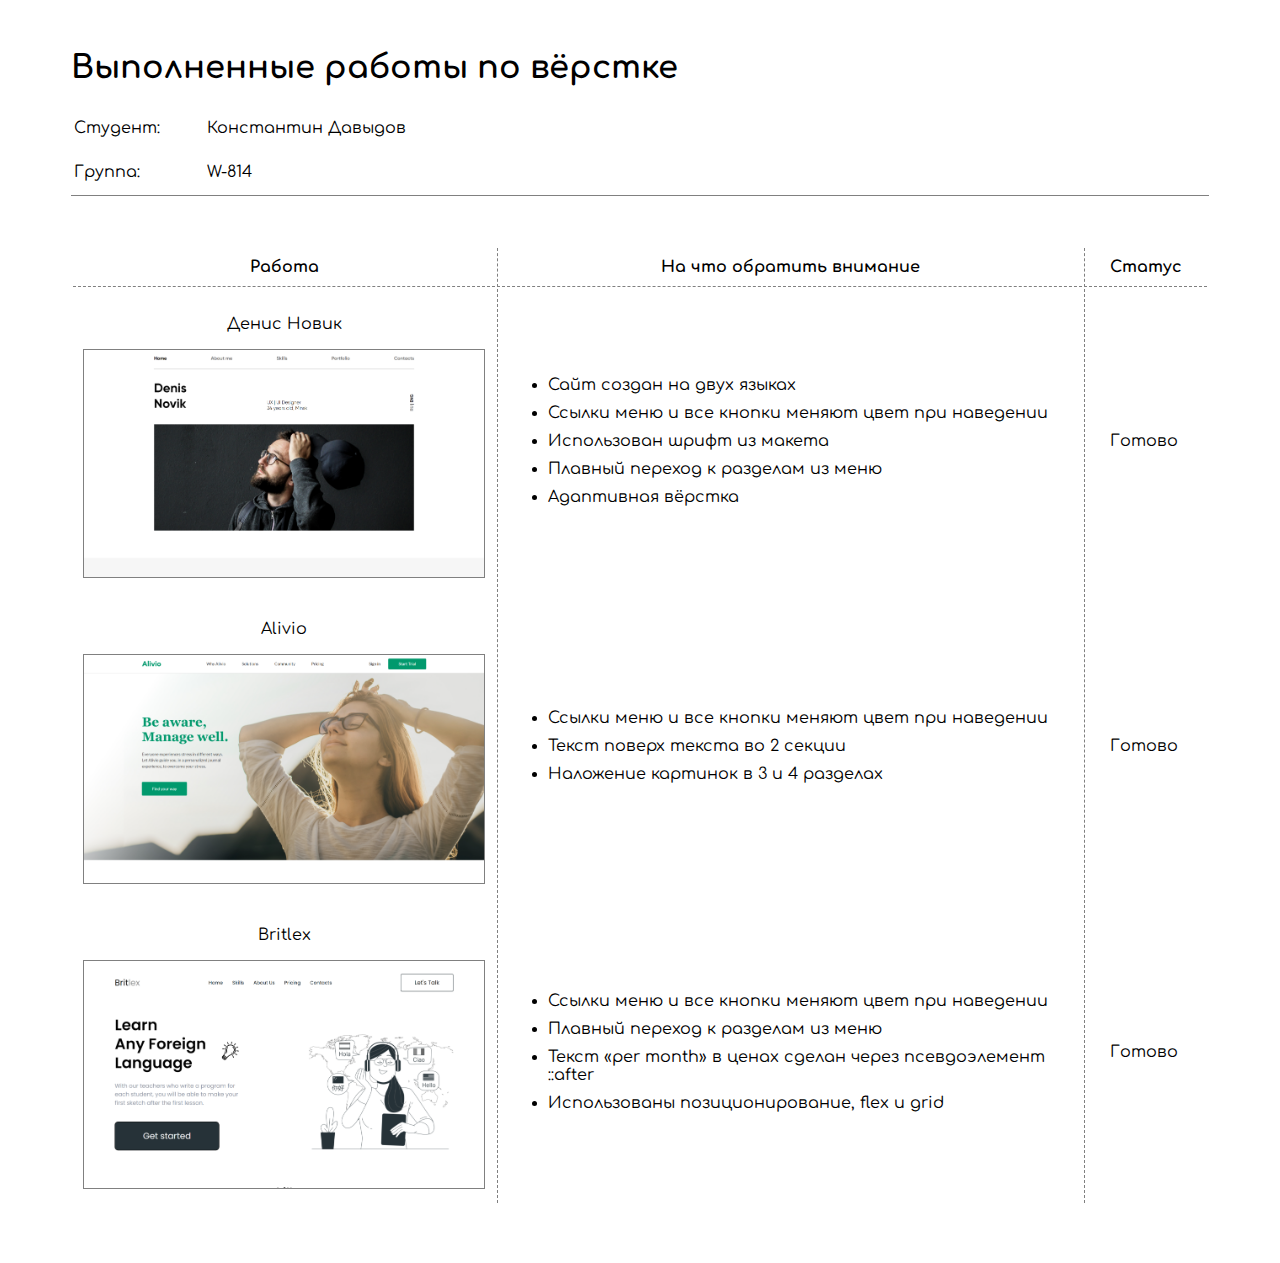
<file: index.html>
<!DOCTYPE html>
<html lang="en">
<head>
    <meta charset="UTF-8">
    <meta http-equiv="X-UA-Compatible" content="IE=edge">
    <meta name="viewport" content="width=device-width, initial-scale=1.0">
    <link rel="stylesheet" href="style.css">
    <link rel="stylesheet" href="media.css">
    <title>Portfolio</title>
</head>
<body>
    <header>
        <div class="center">
            <h1 class="header__title">Выполненные работы по вёрстке</h1>
            <table class="header__table">
                <tr class="header__row1">
                    <td class="header__cell header__col1">
                        Студент:
                    </td>
                    <td class="header__cell header__col2">
                        Константин Давыдов
                    </td>
                </tr>
                <tr class="header__row2">
                    <td class="header__cell header__col1">
                        Группа:
                    </td>
                    <td class="header__cell header__col2">
                        W-814
                    </td>
                </tr>
            </table>
        </div>
    </header>
    <main>
        <div class="content center">
            <table class="content__table">
                <tr class="content__row1">
                    <th class="content__cell content__col1">Работа</th>
                    <th class="content__cell content__col2">На что обратить внимание</th>
                    <th class="content__cell content__col3">Статус</th>
                </tr>
                <tr class="content__row2">
                    <td class="content__cell content__col1">
                        <a href="novik/index.html" target="_blank" class="content__link">
                            <p>Денис Новик</p>
                            <img src="img/Novik.png" alt="Novik" class="content__img">    
                        </a>
                    </td>
                    <td class="content__cell content__col2">
                        <ul>
                            <li>Сайт создан на двух языках</li>
                            <li>Ссылки меню и все кнопки меняют цвет при наведении</li>
                            <li>Использован шрифт из макета</li>
                            <li>Плавный переход к разделам из меню</li>
                            <li>Адаптивная вёрстка</li>
                        </ul>
                    </td>
                    <td class="content__cell content__col3">
                        <span class="done">Готово</span>
                    </td>
                </tr>
                <tr class="content__row3">
                    <td class="content__cell content__col1">
                        <a href="alivio/index.html" target="_blank" class="content__link">
                            <p>Alivio</p>
                            <img src="img/Alivio.png" alt="Alivio" class="content__img">
                        </a>
                    </td>
                    <td class="content__cell content__col2">
                        <ul>
                            <li>Ссылки меню и все кнопки меняют цвет при наведении</li>
                            <li>Текст поверх текста во 2 секции</li>
                            <li>Наложение картинок в 3 и 4 разделах</li>
                        </ul>
                    </td>
                    <td class="content__cell content__col3">
                        <span class="done">Готово</span>
                    </td>
                </tr>
                <tr class="content__row4">
                    <td class="content__cell content__col1">
                        <a href="britlex/index.html" target="_blank" class="content__link">
                            <p>Britlex</p>
                            <img src="img/Britlex.png" alt="Britlex" class="content__img">
                        </a>
                    </td>
                    <td class="content__cell content__col2">
                        <ul>
                            <li>Ссылки меню и все кнопки меняют цвет при наведении</li>
                            <li>Плавный переход к разделам из меню</li>
                            <li>Текст «per month» в ценах сделан через псевдоэлемент ::after</li>
                            <li>Использованы позиционирование, flex и grid</li>
                        </ul>
                    </td>
                    <td class="content__cell content__col3">
                        <span class="done">Готово</span>
                    </td>
                </tr>
            </table>        
        </div>
    </main>
</body>
</html>
</file>
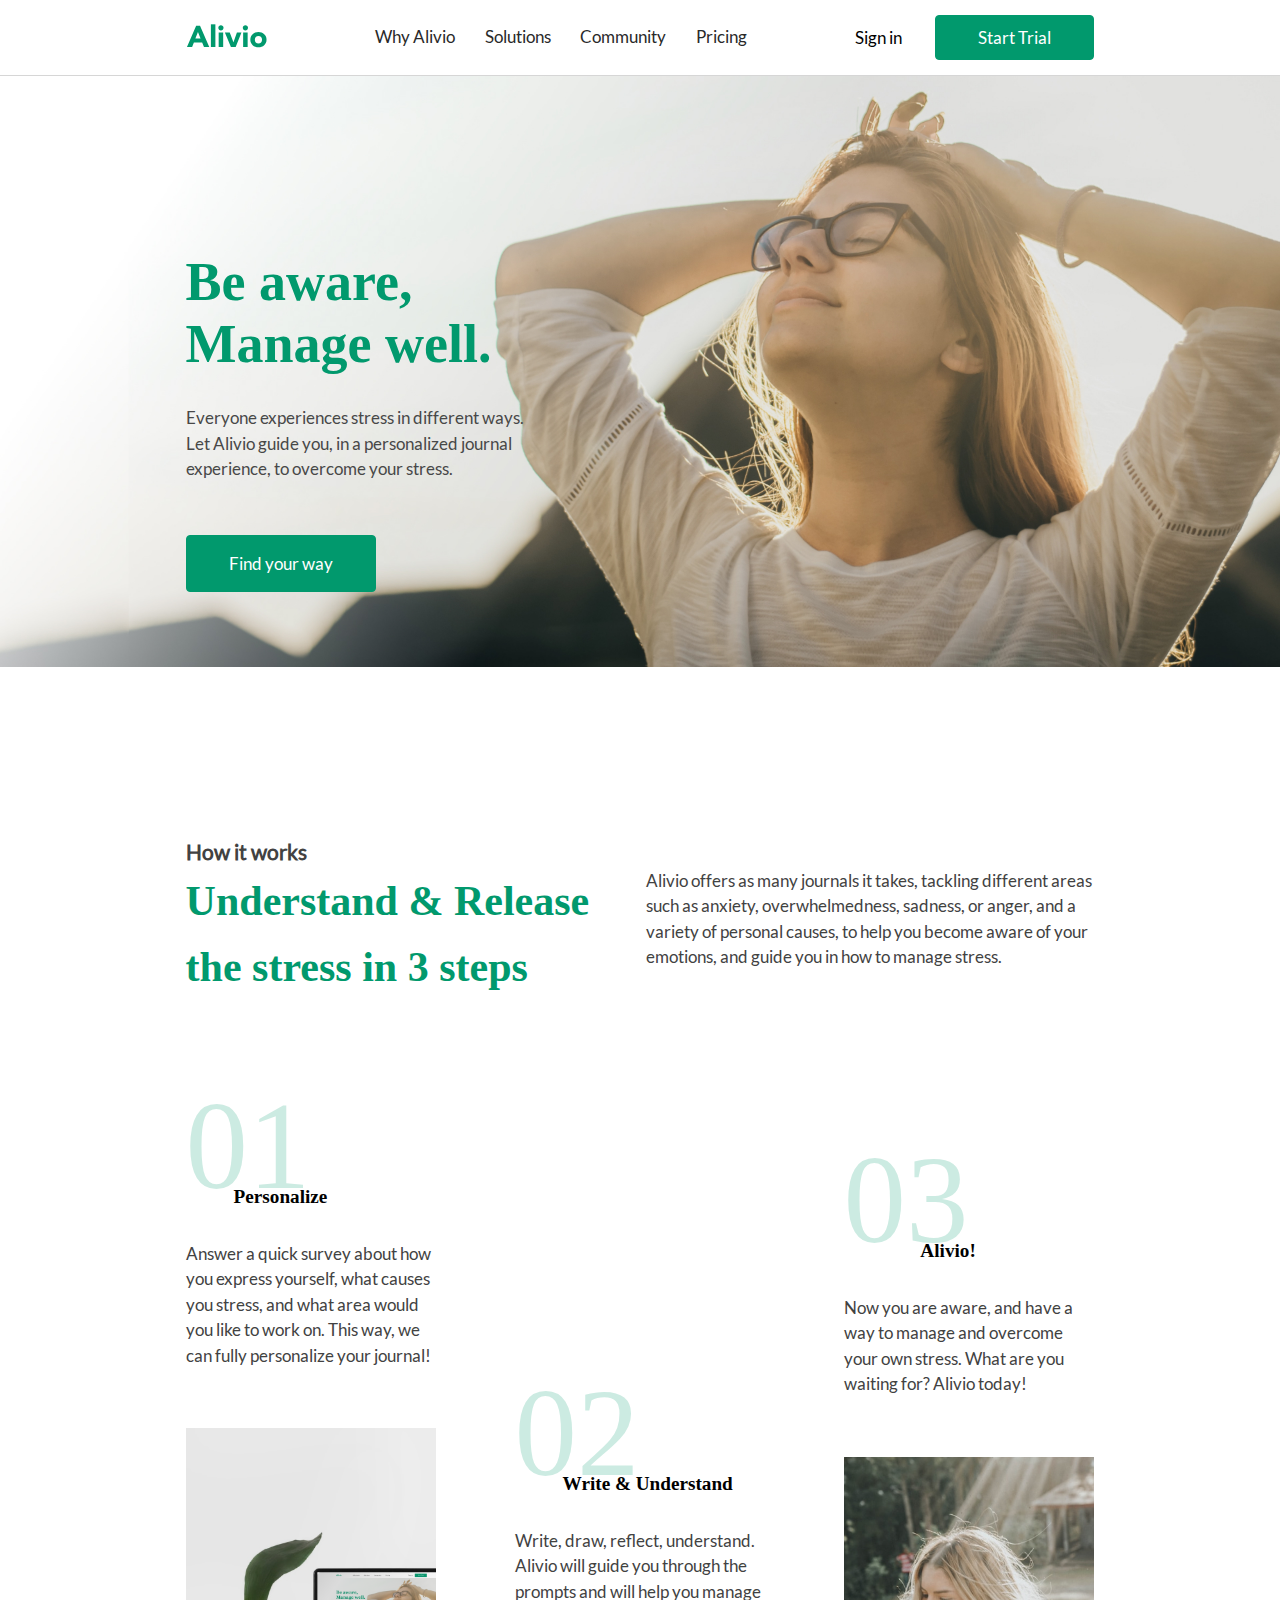
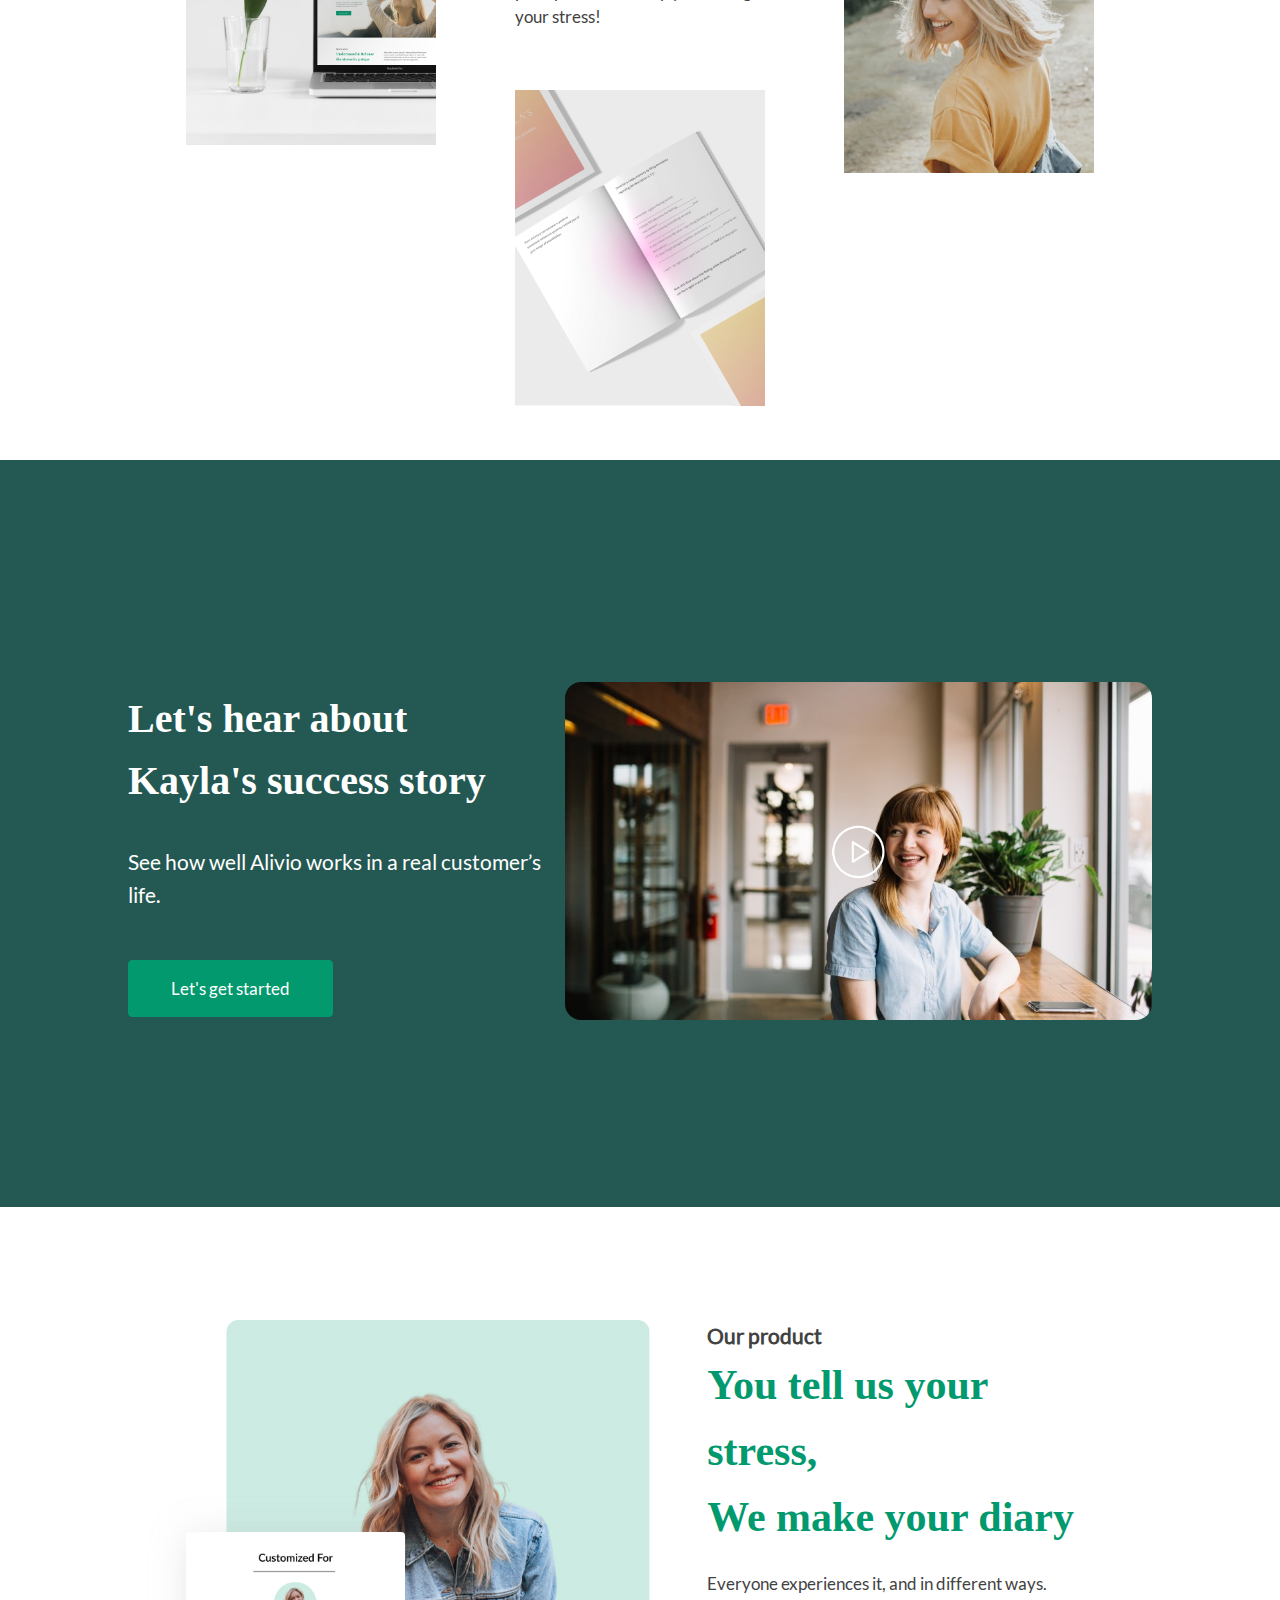
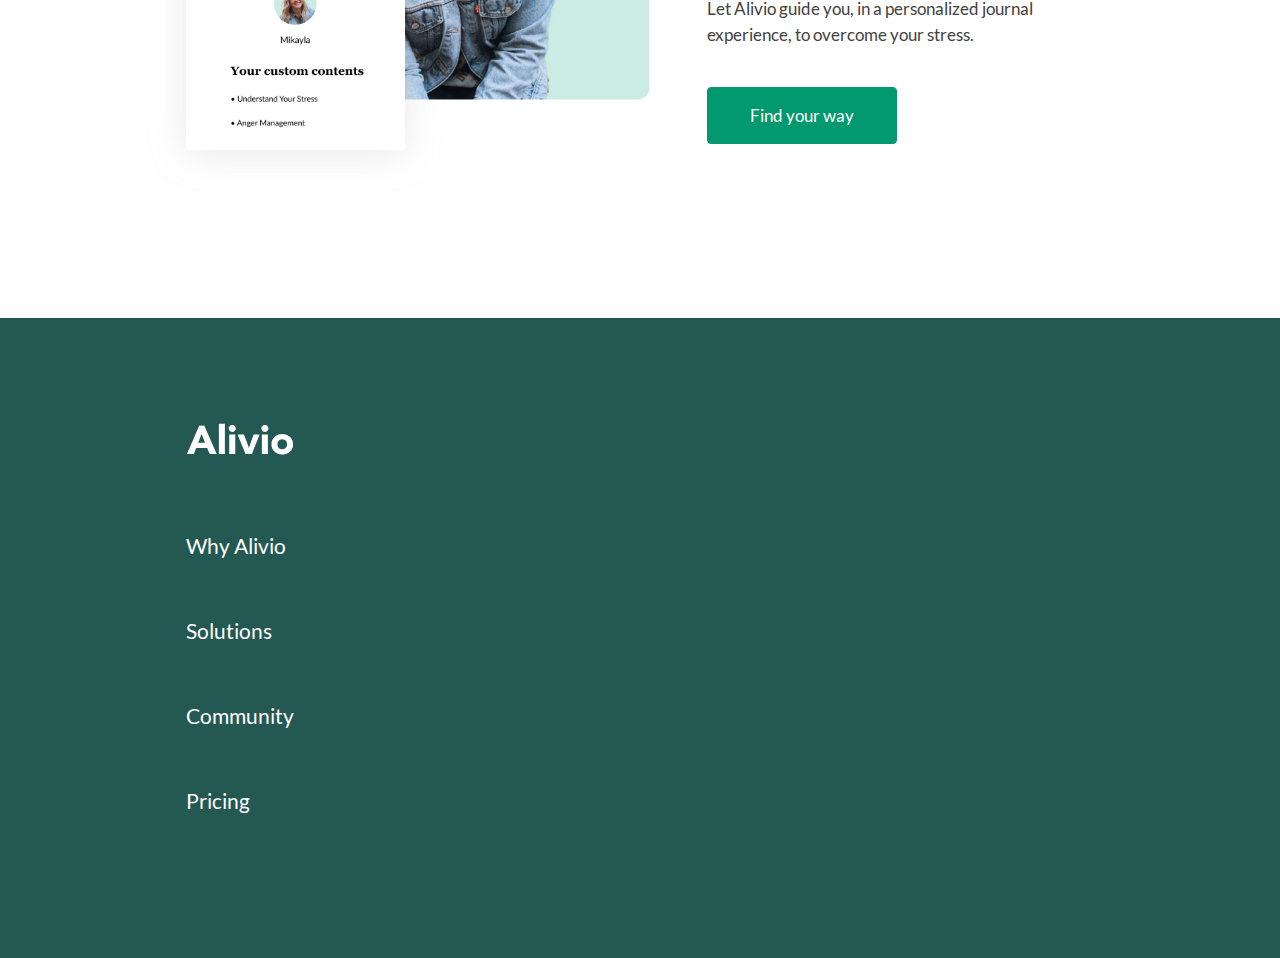
<file: alivio/index.html>
<!DOCTYPE html>
<html lang="en">
<head>
    <meta charset="UTF-8">
    <meta http-equiv="X-UA-Compatible" content="IE=edge">
    <meta name="viewport" content="width=device-width, initial-scale=1.0">
    <!-- <link rel="stylesheet" href="style/normalize.css"> -->
    <link rel="stylesheet" href="style.css">
    <title>Alivio</title>
</head>
<body>
    <header class="header">
        <div class="header-center center">
            <a href="#"><img class="header__logo" src="img/Logo.svg" alt="Logo"></a>
            <nav class="menu">
                <ul class="menu__list">                    
                    <li class="menu__item"><a href="#" class="menu__link">Why Alivio</a></li>
                    <li class="menu__item"><a href="#" class="menu__link">Solutions</a></li>
                    <li class="menu__item"><a href="#" class="menu__link">Community</a></li>
                    <li class="menu__item"><a href="#" class="menu__link">Pricing</a></li>
                </ul>
            </nav>
            <div class="header__buttons">
                <a href="#" class="header__sign-in">Sign in</a>
                <button class="header__start-trial btn">Start Trial</button>    
            </div>
        </div>
    </header>
    <main>
        <section class="frontpage">
            <div class="frontpage__center center">
                <div class="frontpage__content">
                    <h1 class="frontpage__title">Be aware,<br>Manage well.</h1>
                    <p class="frontpage__text sect-text">Everyone experiences stress in different ways. <br>
                        Let Alivio guide you, in a personalized journal <br> experience, to overcome your stress.</p>
                    <button class="frontpage__button btn">Find your way</button>
                </div>
            </div>
        </section>
        <section class="section2">
            <div class="section2__center center">
                <div class="section2__heading">
                    <div class="section2__title">
                        <p class="section2__subheader sect-subheader">How it works</p>
                        <h2 class="section2__header sect-header">
                            Understand & Release<br>the stress in 3 steps
                        </h2>
                    </div>
                    <div class="section2__text sect-text">
                        Alivio offers as many journals it takes, tackling different areas such as anxiety, overwhelmedness, sadness, or anger, and a variety of personal causes, to help you become aware of your emotions, and guide you in how to manage stress.
                    </div>
                </div>
                <div class="section2__content">
                    <div class="section2__num1 section2__columns">
                        <div class="section2__num-header">
                            <h1 class="section2__numbers">01</h1>
                            <h3 class="section2__num-title">Personalize</h3>    
                        </div>
                        <p class="section2__num-content sect-text">
                            Answer a quick survey about how you express yourself, what causes you stress, and what area would you like to work on. This way, we can fully personalize your journal!
                        </p>
                        <img src="img/s2-01.png" alt="Image" class="section2__img">
                    </div>
                    <div class="section2__num2 section2__columns">
                        <div class="section2__num-header">
                            <h1 class="section2__numbers">02</h1>
                            <h3 class="section2__num-title">Write & Understand</h3>
                        </div>
                        <p class="section2__num-content sect-text">
                            Write, draw, reflect, understand. Alivio will guide you through the prompts and will help you manage your stress!
                        </p>
                        <img src="img/s2-02.png" alt="Image" class="section2__img">
                    </div>
                    <div class="section2__num3 section2__columns">
                        <div class="section2__num-header">
                            <h1 class="section2__numbers">03</h1>
                            <h3 class="section2__num-title">Alivio!</h3>
                        </div>
                        <p class="section2__num-content sect-text">
                            Now you are aware, and have a way to manage and overcome your own stress.
What are you waiting for? Alivio today!
                        </p>
                        <img src="img/s2-03.png" alt="Image" class="section2__img">
                    </div>
                </div>
            </div>
        </section>
        <section class="section3">
            <div class="section3__center-wide center-wide">
                <div class="section3__left">
                    <h1 class="section3__header">Let's hear about <br>Kayla's success story</h1>
                    <p class="section3__text">See how well Alivio works in a real customer’s life. </p>
                    <button class="section3__btn btn">Let's get started</button>
                </div>
                <div class="section3__right">
                    <!-- тут должно быть видео: <video src=""></video> -->
                    <img class="section3__video-img" src="img/Kayla.jpg" alt="Kayla's story">
                    <img class="section3__video-play" src="img/play.png" alt="">
                </div>
            </div>
        </section>
        <section class="section4">
            <div class="section4__center center">
                <div class="section4__images">
                    <img src="img/Mikayla.jpg" alt="Mikayla" class="section4__photo">
                    <img src="img/card_cropped.png" alt="Card" class="section4__card">
                </div>
                <div class="section4__content">
                    <p class="section4__subheader sect-subheader">Our product</p>
                    <h2 class="section4__header sect-header">
                        You tell us your stress,<br>We make your diary
                    </h2>
                    <p class="section4__text sect-text">
                        Everyone experiences it, and in different ways. <br>
                        Let Alivio guide you, in a personalized journal experience, to overcome your stress.
                    </p>
                    <button class="section4__button btn">Find your way</button>
                </div>
            </div>
        </section>
        <footer class="footer">
            <div class="footer__center center">
                <a href="#"><img src="img/Alivio.png" alt="Alivio" class="footer__logo"></a>
                <p class="footer__para"><a href="#" class="footer__link">Why Alivio</a></p>
                <p class="footer__para"><a href="#" class="footer__link">Solutions</a></p>
                <p class="footer__para"><a href="#" class="footer__link">Community</a></p>
                <p class="footer__para"><a href="#" class="footer__link">Pricing</a></p>
            </div>
        </footer>
    </main>
</body>
</html>
</file>
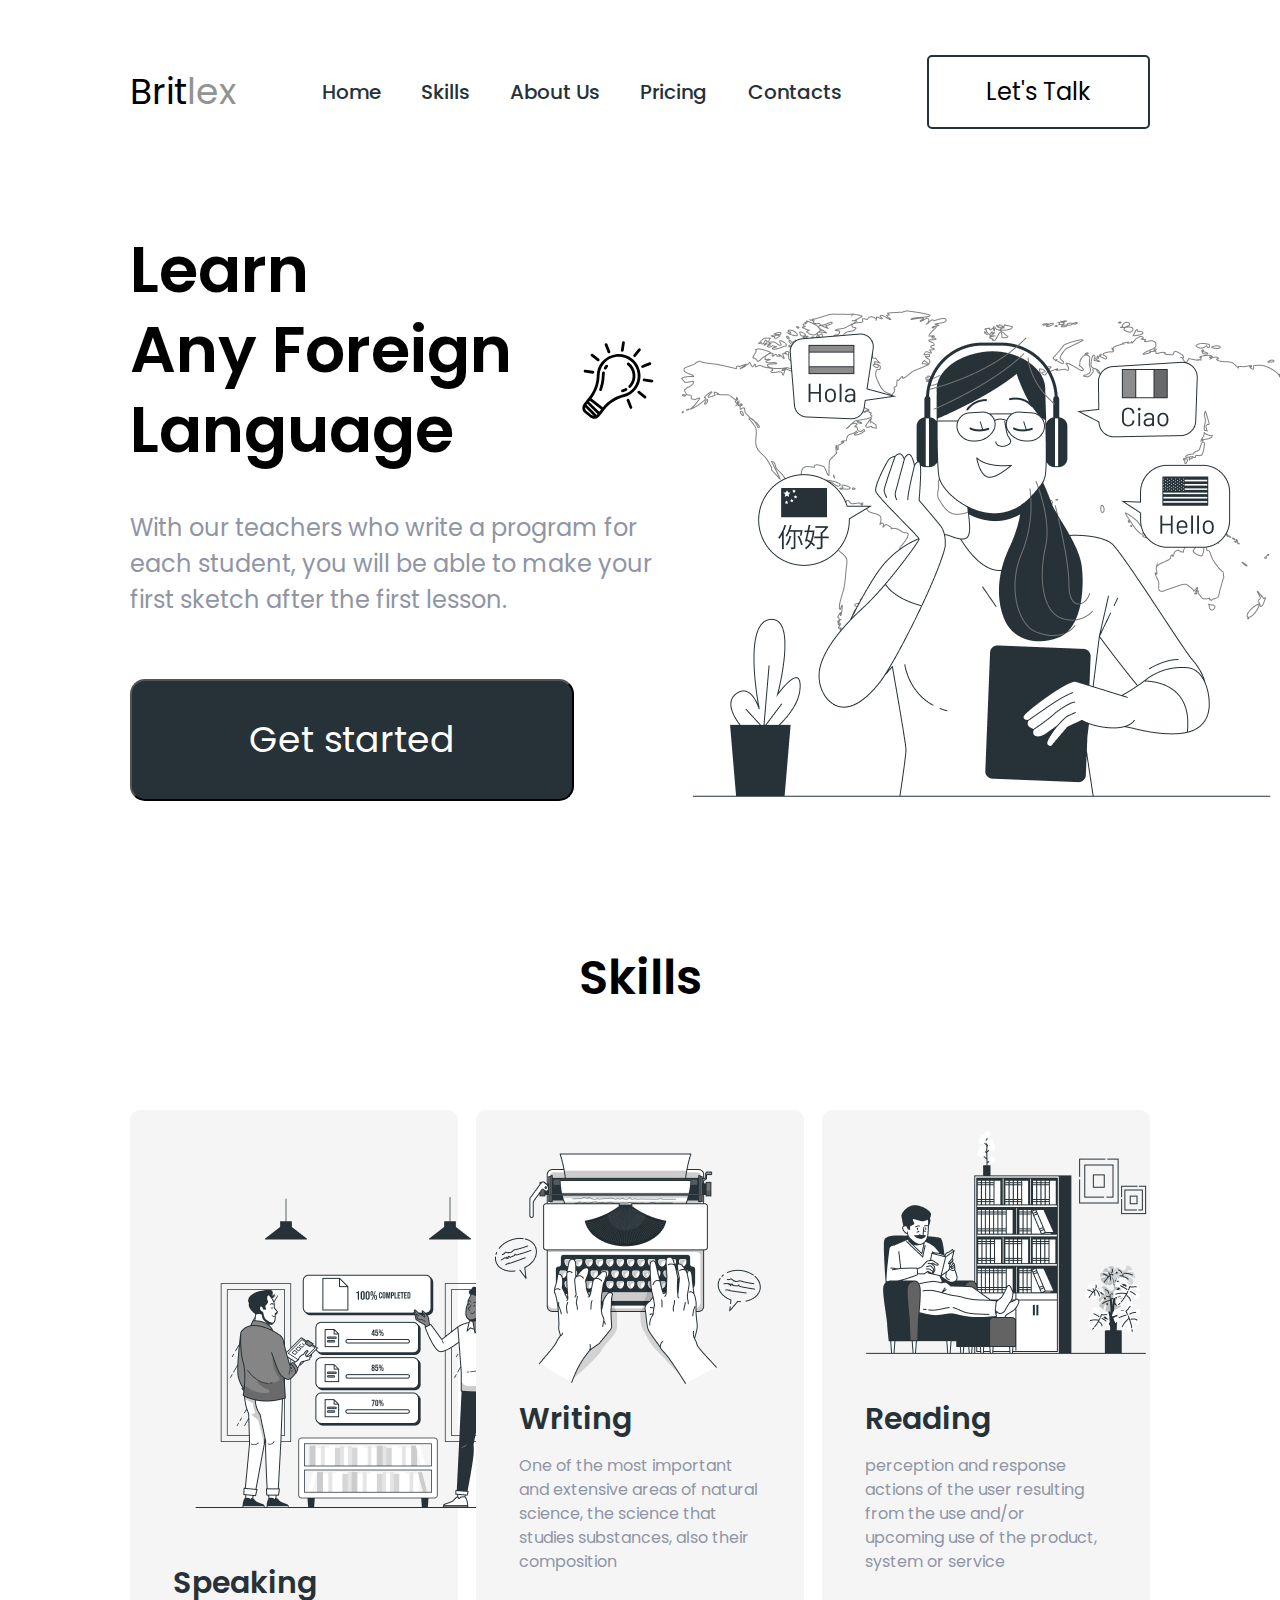
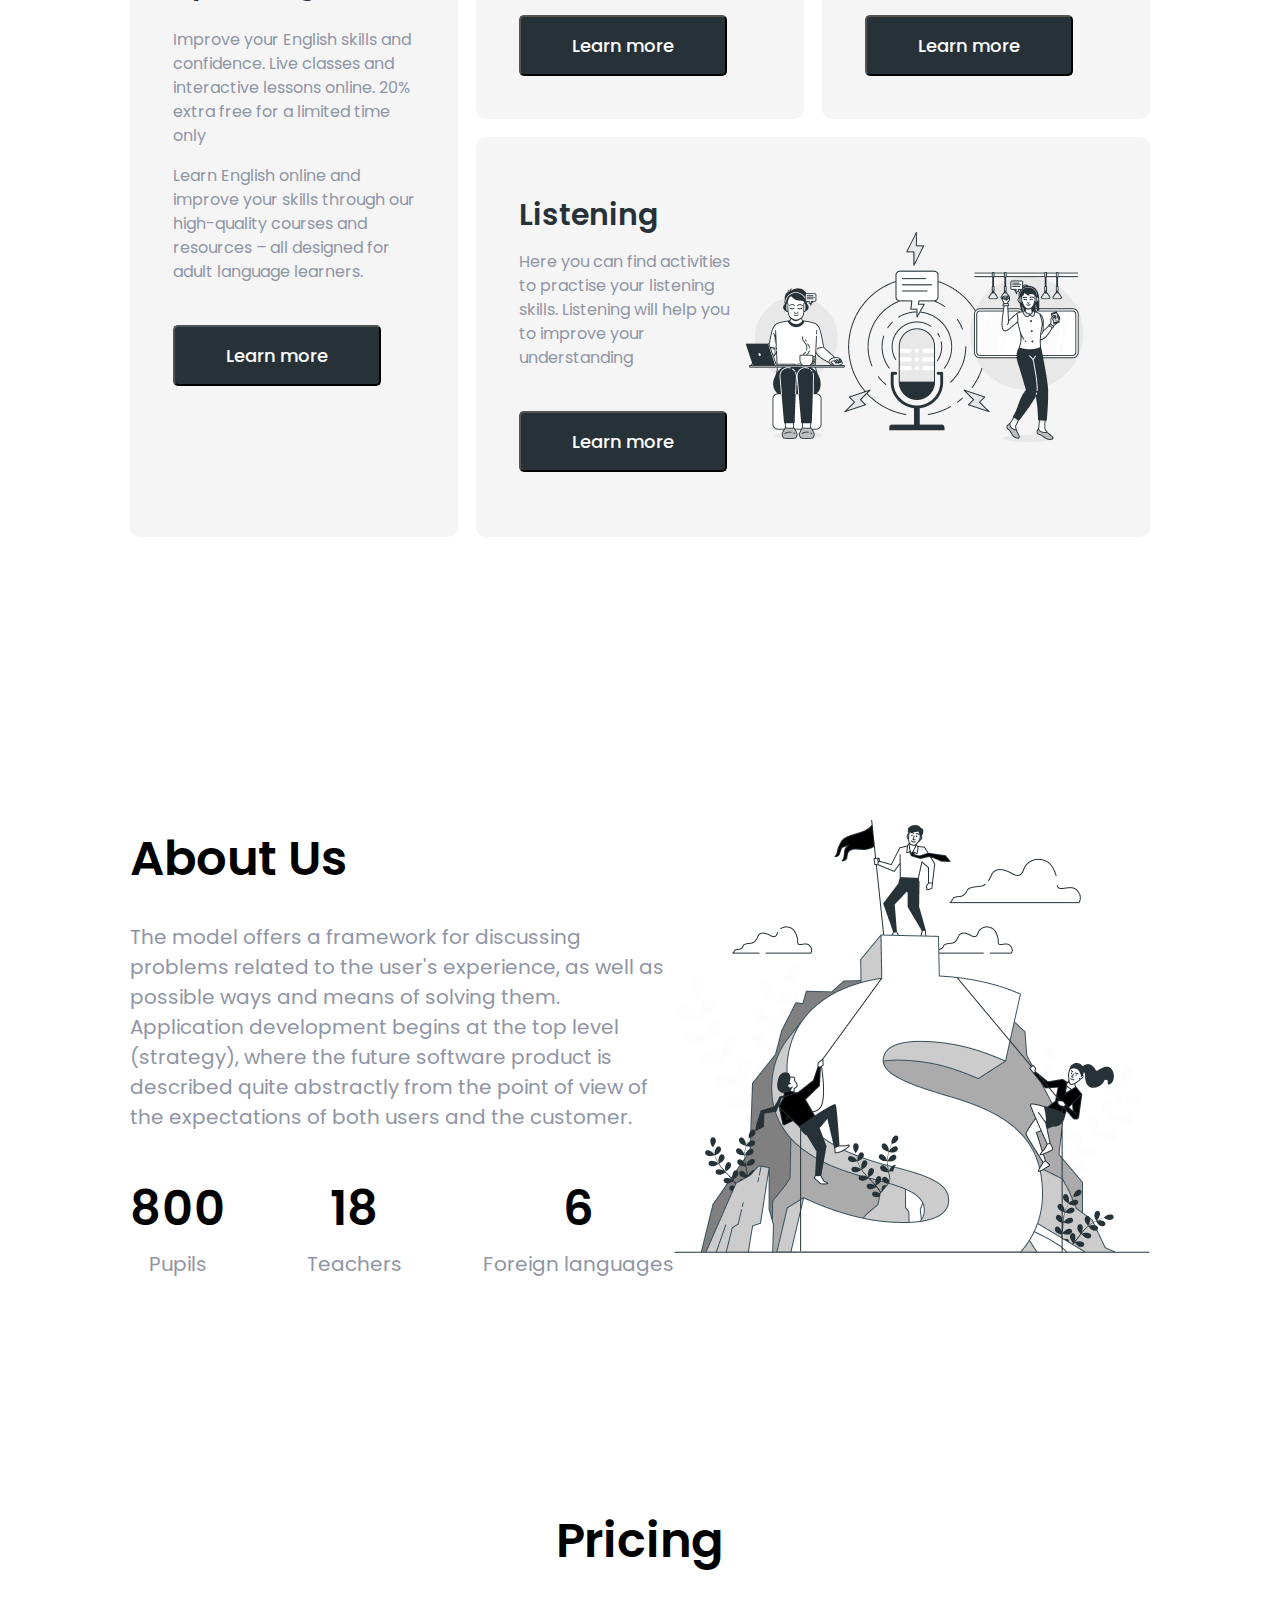
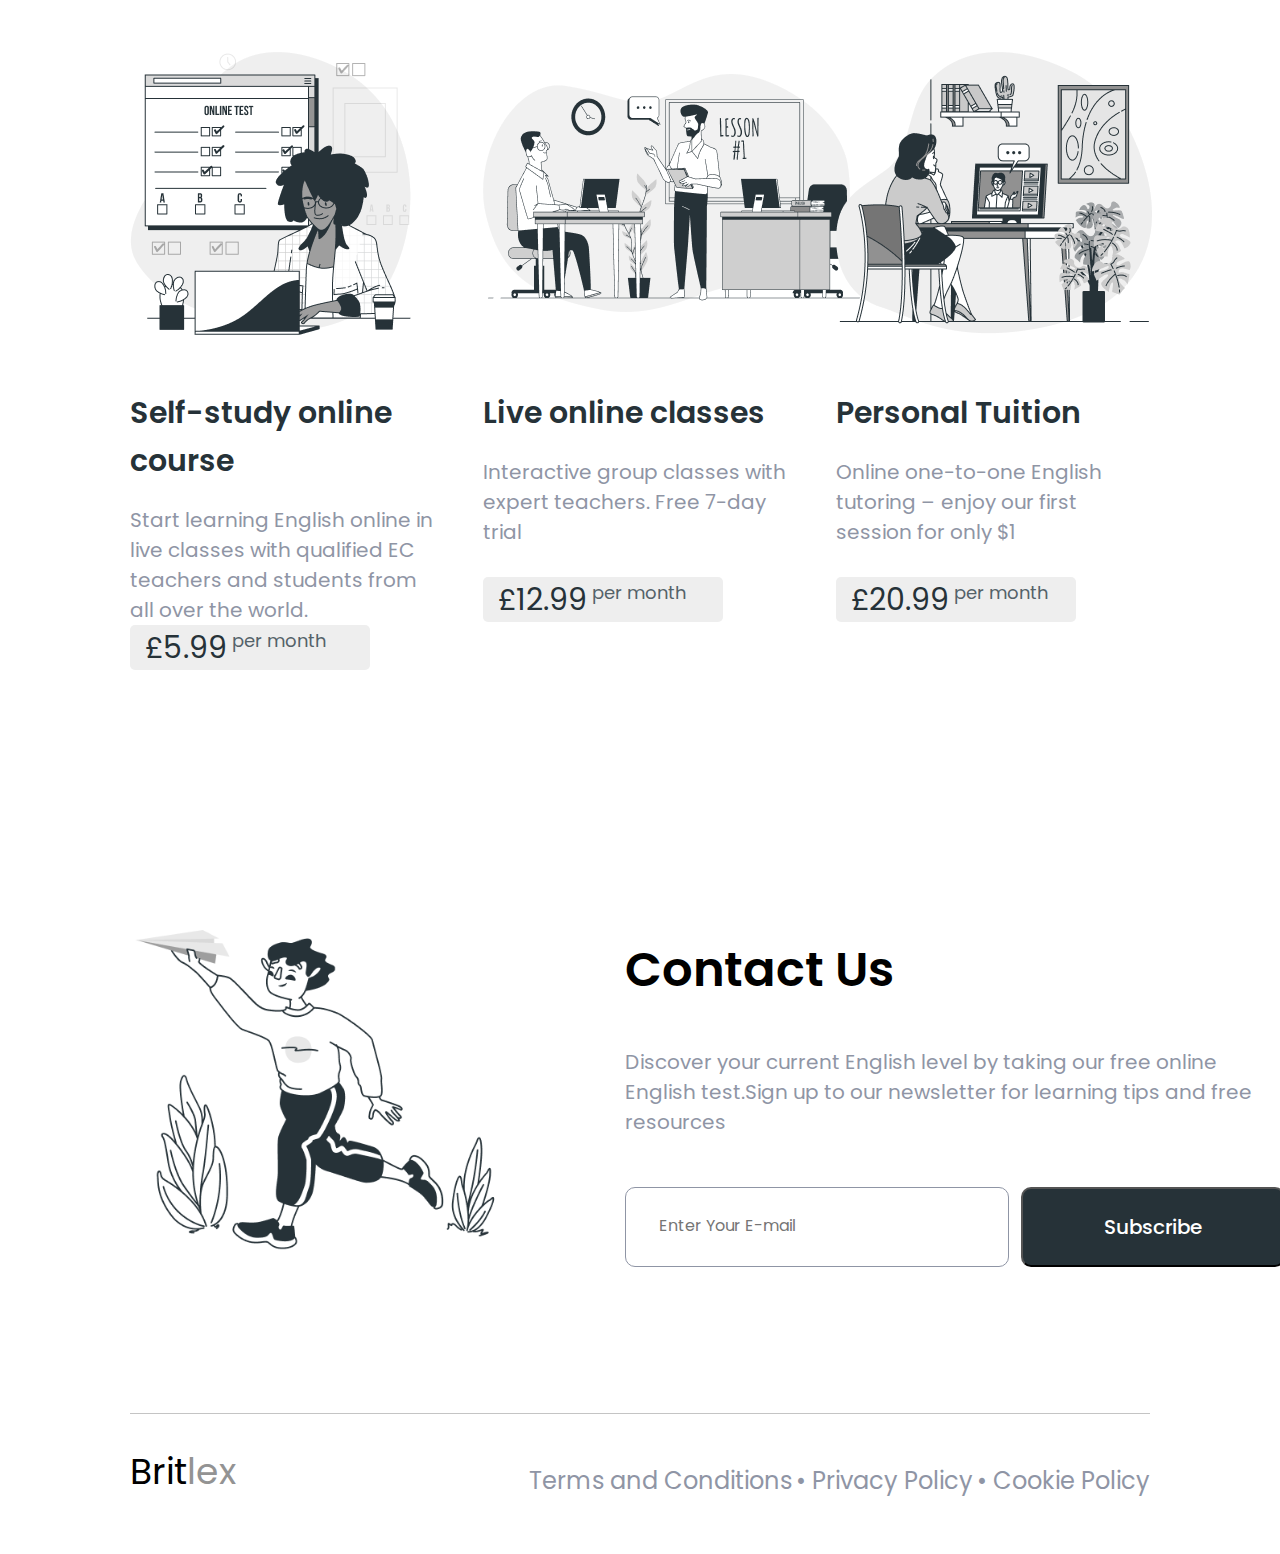
<file: britlex/index.html>
<!DOCTYPE html>
<html lang="en">
<head>
    <meta charset="UTF-8">
    <meta http-equiv="X-UA-Compatible" content="IE=edge">
    <meta name="viewport" content="width=device-width, initial-scale=1.0">
    <link rel="stylesheet" href="css/normalize.css">
    <link rel="stylesheet" href="css/style.css">
    <title>Britlex</title>
</head>
<body>
    <header class="header" id="home">
        <div class="header__logo">
            <a href="#" class="header__link">
                Brit<span class="header__link_grey">lex</span>
            </a>            
        </div>
        <nav class="menu">
            <ul class="menu__list">
                <li class="menu__item"><a href="#home" class="menu__link">Home</a></li>
                <li class="menu__item"><a href="#skills" class="menu__link">Skills</a></li>
                <li class="menu__item"><a href="#aboutUs" class="menu__link">About Us</a></li>
                <li class="menu__item"><a href="#pricing" class="menu__link">Pricing</a></li>
                <li class="menu__item"><a href="#contacts" class="menu__link">Contacts</a></li>
            </ul>
        </nav>
        <button class="header__btn">Let's Talk</button>
    </header>
    <main>
        <section class="frontpage">
            <div class="frontpage__left">
                <div class="frontpage__header">
                    <h1 class="frontpage__h1">Learn<br>Any Foreign<br>Language</h1>
                    <img src="img/light-bulb-svgrepo-com 1.svg" alt="" class="frontpage__bulb">
                </div>
                <div class="frontpage__content">
                    <p class="frontpage__text">
                        With our teachers who write a program for each student, you will be able to make your first sketch after the first lesson.
                    </p>
                    <button class="frontpage__button">Get started</button>
                </div>
            </div>
            <div class="frontpage__right">
                <img src="img/girl.png" alt="Languages">
            </div>
        </section>
        <section class="skills container" id="skills">
            <h2 class="skills__header section__header">Skills</h2>
            <div class="skills__grid">
                <div class="skills__block">
                    <img src="img/speaking.png" alt="Speaking">
                    <div class="skills__content">
                        <h3 class="skills__subheader">Speaking</h3>
                        <p class="skills__text">
                            Improve your English skills and confidence. Live classes and interactive lessons online. 20% extra free for a limited time only
                        </p>
                        <p class="skills__text">
                            Learn English online and improve your skills through our high-quality courses and resources – all designed for adult language learners.
                        </p>
                        <button class="skills__button">Learn more</button>    
                    </div>
                </div>
                <div class="skills__block">
                    <img src="img/writing.png" alt="Writing">
                    <div class="skills__content">
                        <h3 class="skills__subheader">Writing</h3>
                        <p class="skills__text">
                            One of the most important and extensive areas of natural science, the science that studies substances, also their composition 
                        </p>
                        <button class="skills__button">Learn more</button>    
                    </div>
                </div>
                <div class="skills__block">
                    <img src="img/reading.png" alt="Reading">
                    <div class="skills__content">
                        <h3 class="skills__subheader">Reading</h3>
                        <p class="skills__text">
                            perception and response actions of the user resulting from the use and/or upcoming use of the product, system or service
                        </p>
                        <button class="skills__button">Learn more</button>    
                    </div>
                </div>
                <div class="skills__block">
                    <img src="img/listening.png" alt="Listening">
                    <div class="skills__content">
                        <h3 class="skills__subheader">Listening</h3>
                        <p class="skills__text">
                            Here you can find activities to practise your listening skills. Listening will help you to improve your understanding 
                        </p>
                        <button class="skills__button">Learn more</button>    
                    </div>
                </div>
            </div>
        </section>
        <section class="aboutUs" id="aboutUs">
            <div class="aboutUs__left">
                <h2 class="aboutUs__header section__header">About Us</h2>
                <p class="aboutUs__text section__text">
                    The model offers a framework for discussing problems related to the user's experience, as well as possible ways and means of solving them. Application development begins at the top level (strategy), where the future software product is described quite abstractly from the point of view of the expectations of both users and the customer.
                </p>
                <div class="aboutUs__metrics">
                    <div class="aboutUs__metric">
                        <h2 class="aboutUs__numbers">800</h2>
                        <p class="aboutUs__metric-text section__text">Pupils</p>
                    </div>
                    <div class="aboutUs__metric">
                        <h2 class="aboutUs__numbers">18</h2>
                        <p class="aboutUs__metric-text section__text">Teachers</p>
                    </div>
                    <div class="aboutUs__metric">
                        <h2 class="aboutUs__numbers">6</h2>
                        <p class="aboutUs__metric-text section__text">Foreign languages</p>
                        </div>
                </div>
            </div>
            <div class="aboutUs__right">
                <img class="aboutUs__image" src="img/dollar.png" alt="Achievements">
            </div>
        </section>
        <section class="pricing" id="pricing">
            <h2 class="pricing__header section__header">Pricing</h2>
            <div class="pricing__content">
                <div class="pricing__offering">
                    <div class="pricing__image-block">
                        <img src="img/self-study.png" alt="Self-study online course">
                    </div>
                    <a href="#" class="pricing__link">
                        <h3 class="pricing__subheader">Self-study online course</h3>
                    </a>
                    <p class="pricing__text">
                        Start learning English online in live classes with qualified EC teachers and students from all over the world.
                    </p>
                    <p class="pricing__price">£5.99</p>
                </div>
                <div class="pricing__offering">
                    <div class="pricing__image-block">
                        <img src="img/live-study.png" alt="Live online classes">
                    </div>
                    <a href="#" class="pricing__link">
                        <h3 class="pricing__subheader">
                            Live online classes
                        </h3>
                    </a>
                    <p class="pricing__text">
                        Interactive group classes with expert teachers. Free 7-day trial
                    </p>
                    <p class="pricing__price">£12.99</p>
                </div>
                <div class="pricing__offering">
                    <div class="pricing__image-block">
                        <img src="img/personal-tuition.png" alt="Personal Tuition">
                    </div>
                    <a href="#" class="pricing__link">
                        <h3 class="pricing__subheader">Personal Tuition</h3>
                    </a>
                    <p class="pricing__text">
                        Online one-to-one English tutoring – enjoy our first session for only $1
                    </p>
                    <p class="pricing__price">£20.99</p>
                </div>
            </div>
        </section>
        <section class="contactUs" id="contacts">
            <div class="contactUs__left">
                <img src="img/contactus.png" alt="Messenger" class="contactUs__image">
            </div>
            <div class="contactUs__right">
                <h2 class="contactUs__header section__header">Contact Us</h2>
                <p class="contactUs__text section__text">
                    Discover your current English level by taking our free online English test.Sign up to our newsletter for learning tips and free resources
                </p>
                <div class="contactUs__inputs">
                    <input type="email" name="user-email" placeholder="Enter Your E-mail" class="contactUs__email">
                    <button class="contactUs__subscribe">Subscribe</button>    
                </div>
            </div>
        </section>
    </main>
    <footer class="footer">
        <div class="header__logo">
            <a href="#" class="header__link">
                Brit<span class="header__link_grey">lex</span>
            </a>            
        </div>
        <div class="footer__links">
            <a href="#" class="footer__link">Terms and Conditions</a>
            <span class="footer__span"> • </span>
            <a href="#" class="footer__link">Privacy Policy</a>
            <span class="footer__span"> • </span>
            <a href="#" class="footer__link">Cookie Policy</a>
        </div>
    </footer>
</body>
</html>
</file>
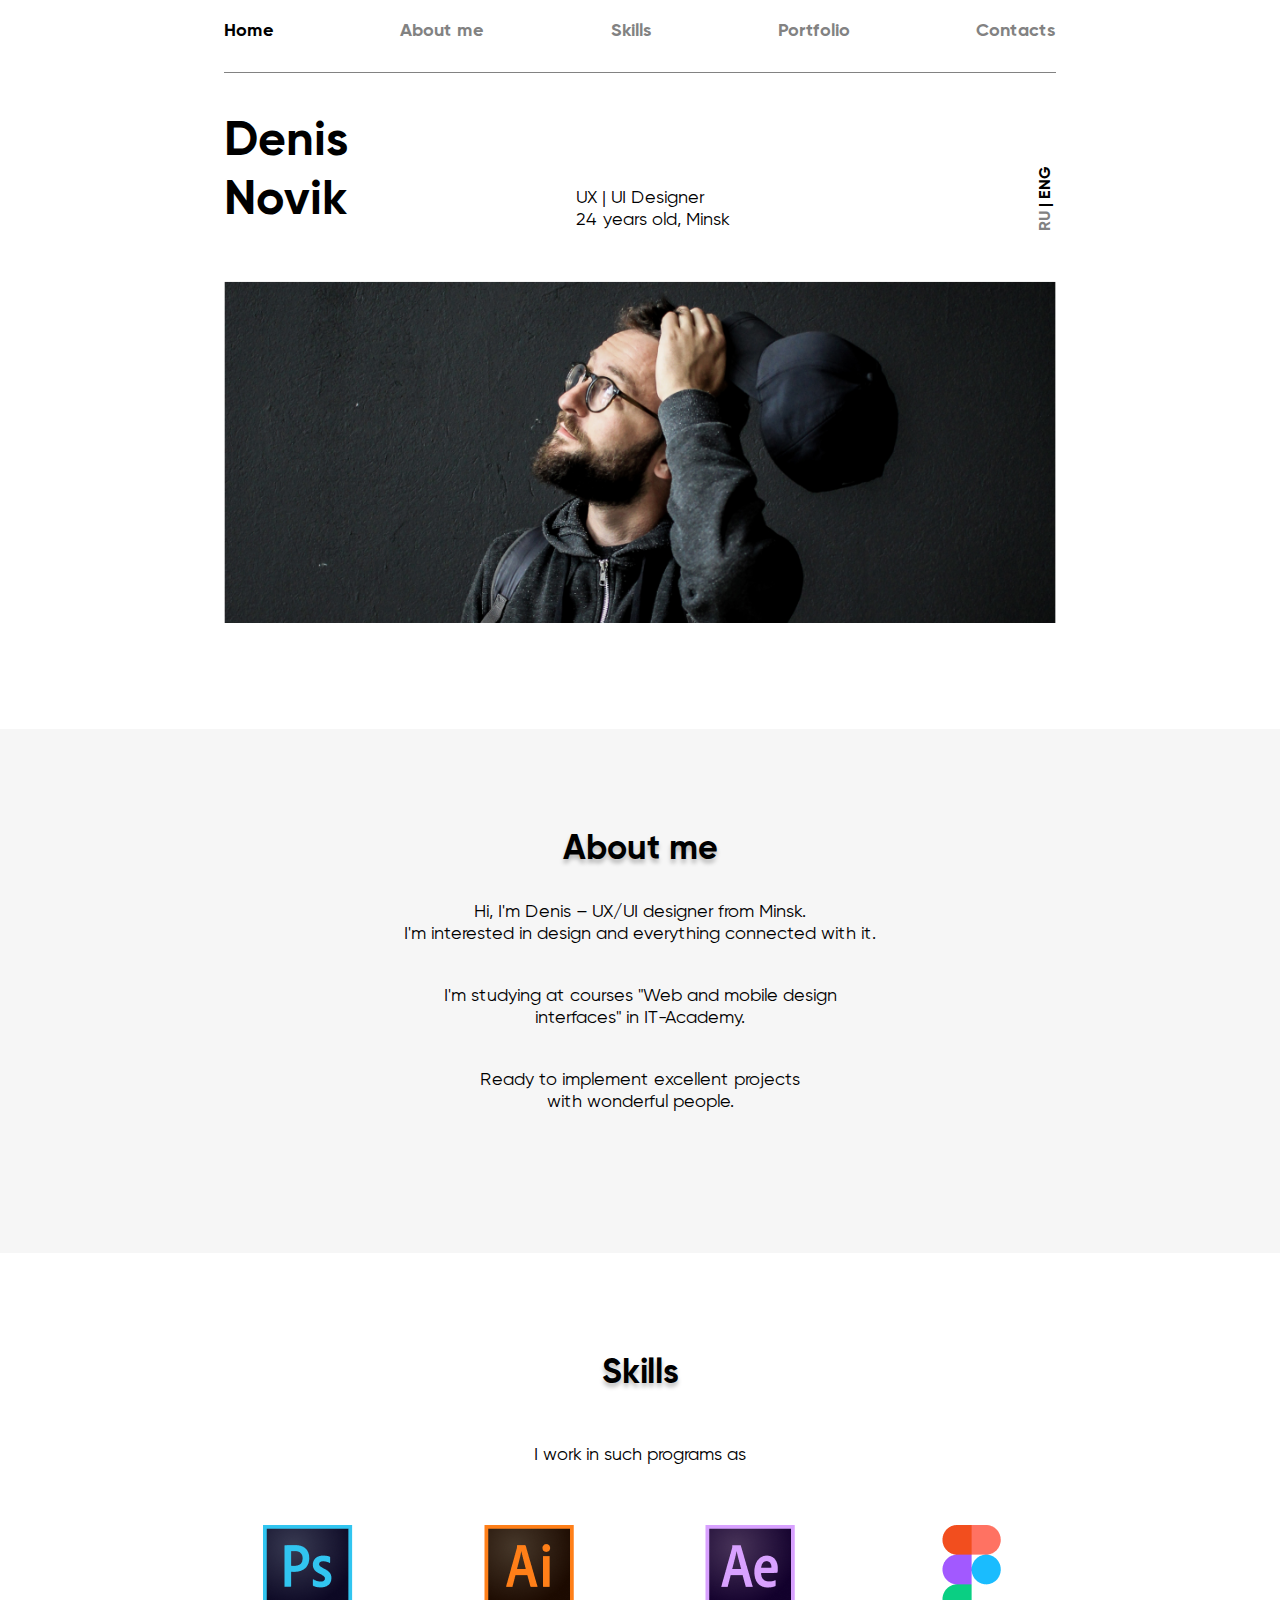
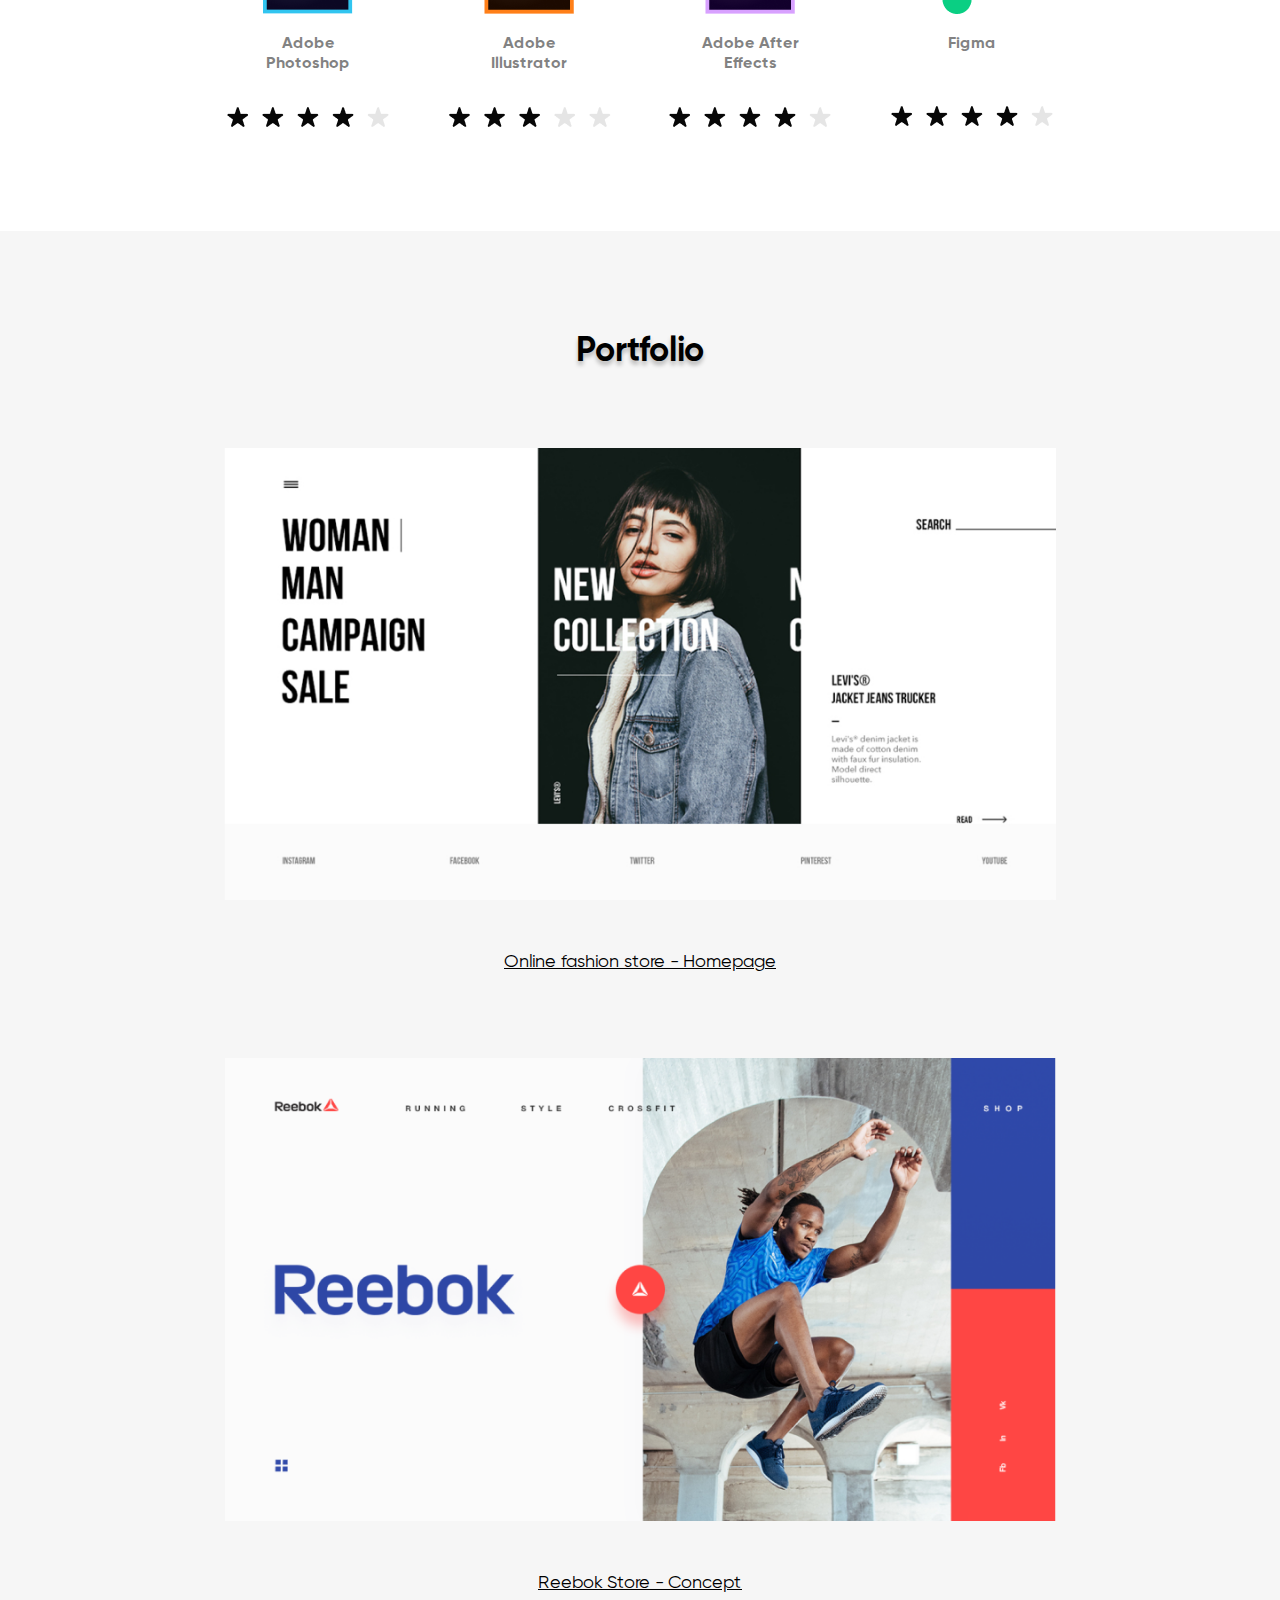
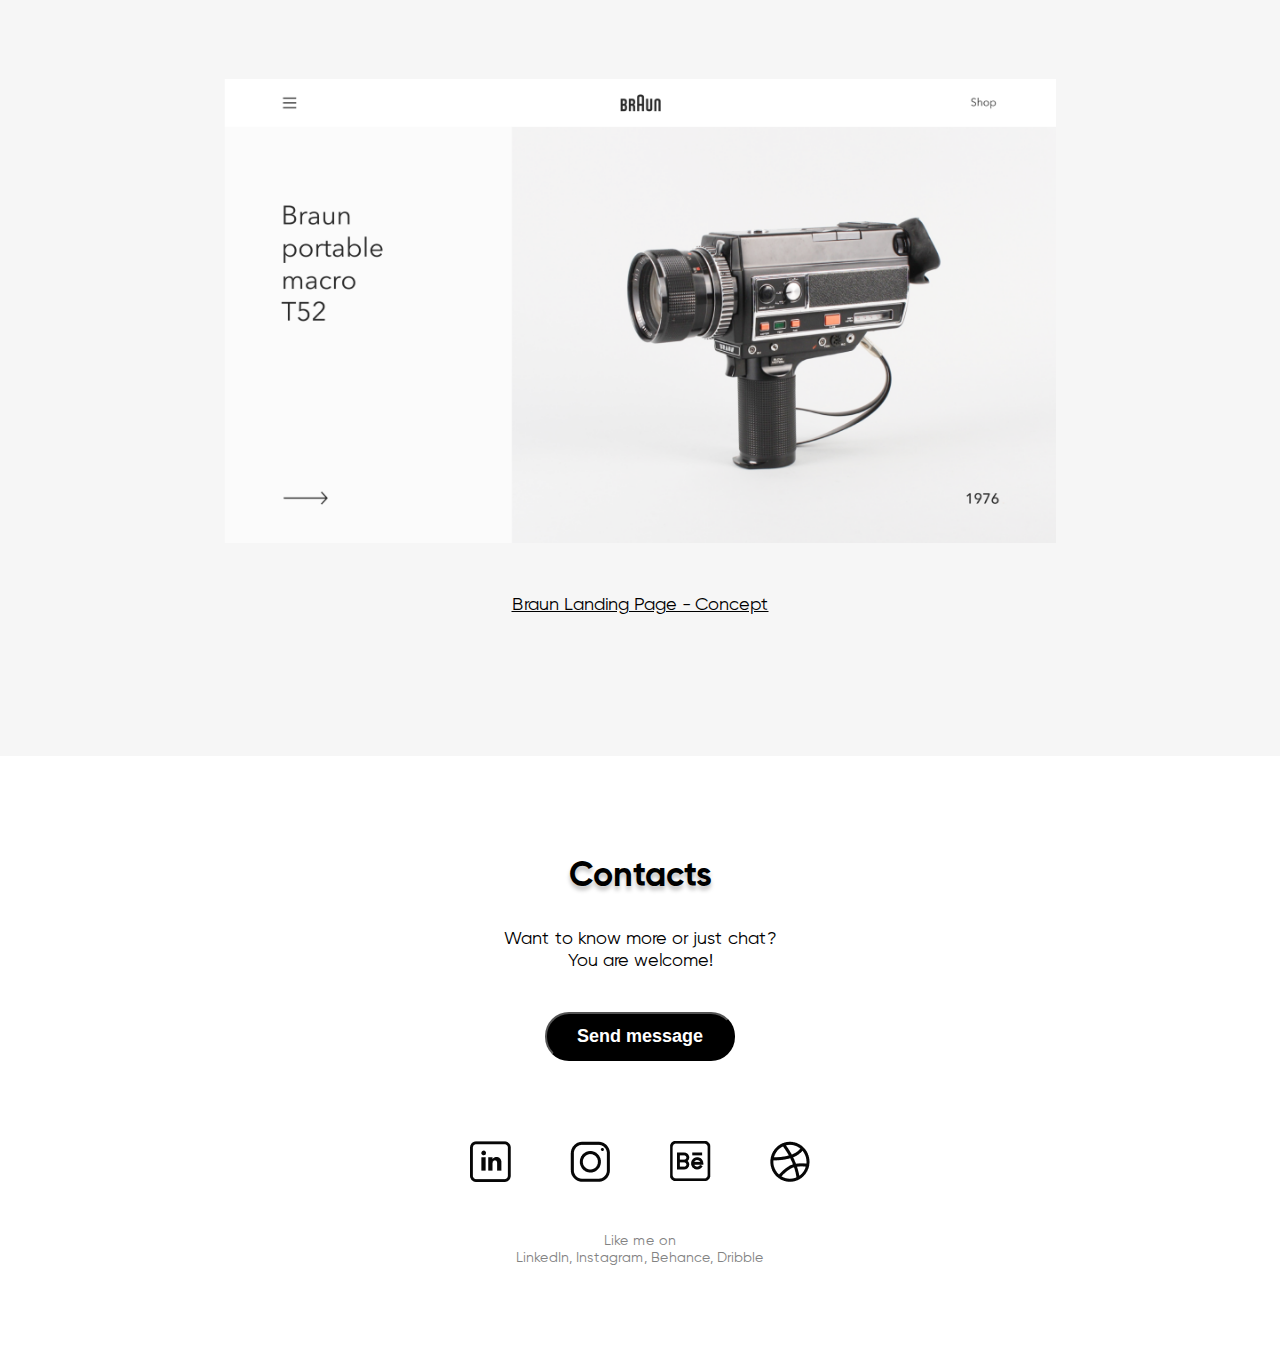
<file: novik/index.html>
<!DOCTYPE html>
    <html lang="en">
    <head>
        <meta charset="UTF-8">
        <meta http-equiv="X-UA-Compatible" content="IE=edge">
        <meta name="viewport" content="width=device-width, initial-scale=1.0">
        <link rel="stylesheet" href="fonts/Gilroy-stylesheet.css">
        <link rel="stylesheet" href="style.css">
        <title>Denis Novik</title>
    </head>
    <body>
        <header id="home" class="section">
            <div class="center">
                <nav class="menu">
                    <ul class="menu__list">
                        <li><a href="#home" class="menu__item menu__item_active">Home</a></li>
                        <li><a href="#about" class="menu__item">About me</a></li>
                        <li><a href="#skills" class="menu__item">Skills</a></li>
                        <li><a href="#portfolio" class="menu__item">Portfolio</a></li>
                        <li><a href="#contacts" class="menu__item">Contacts</a></li>
                    </ul>
                </nav>    
                <div class="header">
                    <h1 class="header__name">Denis<br>Novik</h1>
                    <p class="header__job">UX | UI Designer<br>24 years old, Minsk</p>
                    <p class="header__lang"><a href="index.rus.html" class="header__lang-link">RU</a> <span class="header__lang-link header__lang-link_active">| ENG</span></p>    
                </div>
                <img src="img/main_img.png" alt="Главная картинка" class="header__img">
            </div>
        </header>
        <main>
            <section id="about" class="section section_dark">
                <div class="center non-header">
                    <h2 class="center__title">About me</h2>
                    <p class="center__paragraph">
                        Hi, I'm Denis – UX/UI designer from Minsk. <br>
                        I'm interested in design and everything connected with it.
                    </p>
                    <p class="center__paragraph">
                        I'm studying at courses "Web and mobile design <br>
                        interfaces" in IT-Academy.
                    </p>
                    <p class="center__paragraph">
                        Ready to implement excellent projects <br>
                        with wonderful people.
                    </p>
                </div>
            </section>
            <section id="skills" class="section">
                <div class="center non-header">
                    <h2 class="center__title">Skills</h2>
                    <br>
                    <p class="center__paragraph">I work in such programs as</p>
                    <br>
                    <div class="skillset">
                        <div class="skill">
                            <img src="img/PS.png" alt="Ps" class="skill__tool">
                            <p class="skill__name">Adobe Photoshop</p>
                            <img src="img/4stars.png" alt="4 stars" class="skill__rating">
                        </div>
                        <div class="skill">
                            <img src="img/AI.png" alt="Ai" class="skill__tool">
                            <p class="skill__name">Adobe Illustrator</p>                        
                            <img src="img/3stars.png" alt="3 stars" class="skill__rating">
                        </div>
                        <div class="skill">
                            <img src="img/AE.png" alt="Ae" class="skill__tool">
                            <p class="skill__name">Adobe After Effects</p>                        
                            <img src="img/4stars.png" alt="4 stars" class="skill__rating">
                        </div>
                        <div class="skill">
                            <img src="img/Figma.png" alt="Figma" class="skill__tool">
                            <p class="skill__name">Figma</p><br>
                            <img src="img/4stars.png" alt="4 stars" class="skill__rating">
                        </div>    
                    </div>    
                </div>
            </section>
            <section id="portfolio" class="section section_dark">
                <div class="center non-header">
                    <h2 class="center__title">Portfolio</h2>
                    <div class="portfolio">
                        <img src="img/fashion.png" alt="Online fashion store" class="portfolio__img">
                        <p class="center__paragraph"><a href="" class="portfolio__link">Online fashion store - Homepage</a></p>
                        <img src="img/reebok_web.png" alt="Reebok Store" class="portfolio__img">
                        <p class="center__paragraph"><a href="" class="portfolio__link">Reebok Store - Concept</a></p>
                        <img src="img/braun.png" alt="Braun landing page" class="portfolio__img">
                        <p class="center__paragraph"><a href="" class="portfolio__link">Braun Landing Page - Concept</a></p>
                    </div>
                </div>
            </section>    
        </main>
        <footer id="contacts" class="section footer">
            <div class="center non-header">
                <h2 class="center__title">Contacts</h2>
                <p class="center__paragraph">
                    Want to know more or just chat?<br>
                    You are welcome!
                </p>
                <button class="footer__button">Send message</button>
                <div class="media">
                    <a href="https://www.linkedin.com/" target="_blank"><img src="img/linkedin.png" alt="linkedin" class="media__icon"></a>
                    <a href="https://www.instagram.com/" target="_blank"><img src="img/instagram.png" alt="instagram" class="media__icon"></a>
                    <a href="https://www.behance.net/" target="_blank"><img src="img/behance.png" alt="behance" class="media__icon"></a>
                    <a href="https://dribbble.com/" target="_blank"><img src="img/dribbble.png" alt="dribbble" class="media__icon"></a>
                </div>
                <div class="footer__note">
                    Like me on <br>
                    LinkedIn, Instagram, Behance, Dribble
                </div>
            </div>
        </footer>
    </body>
</html>
</file>
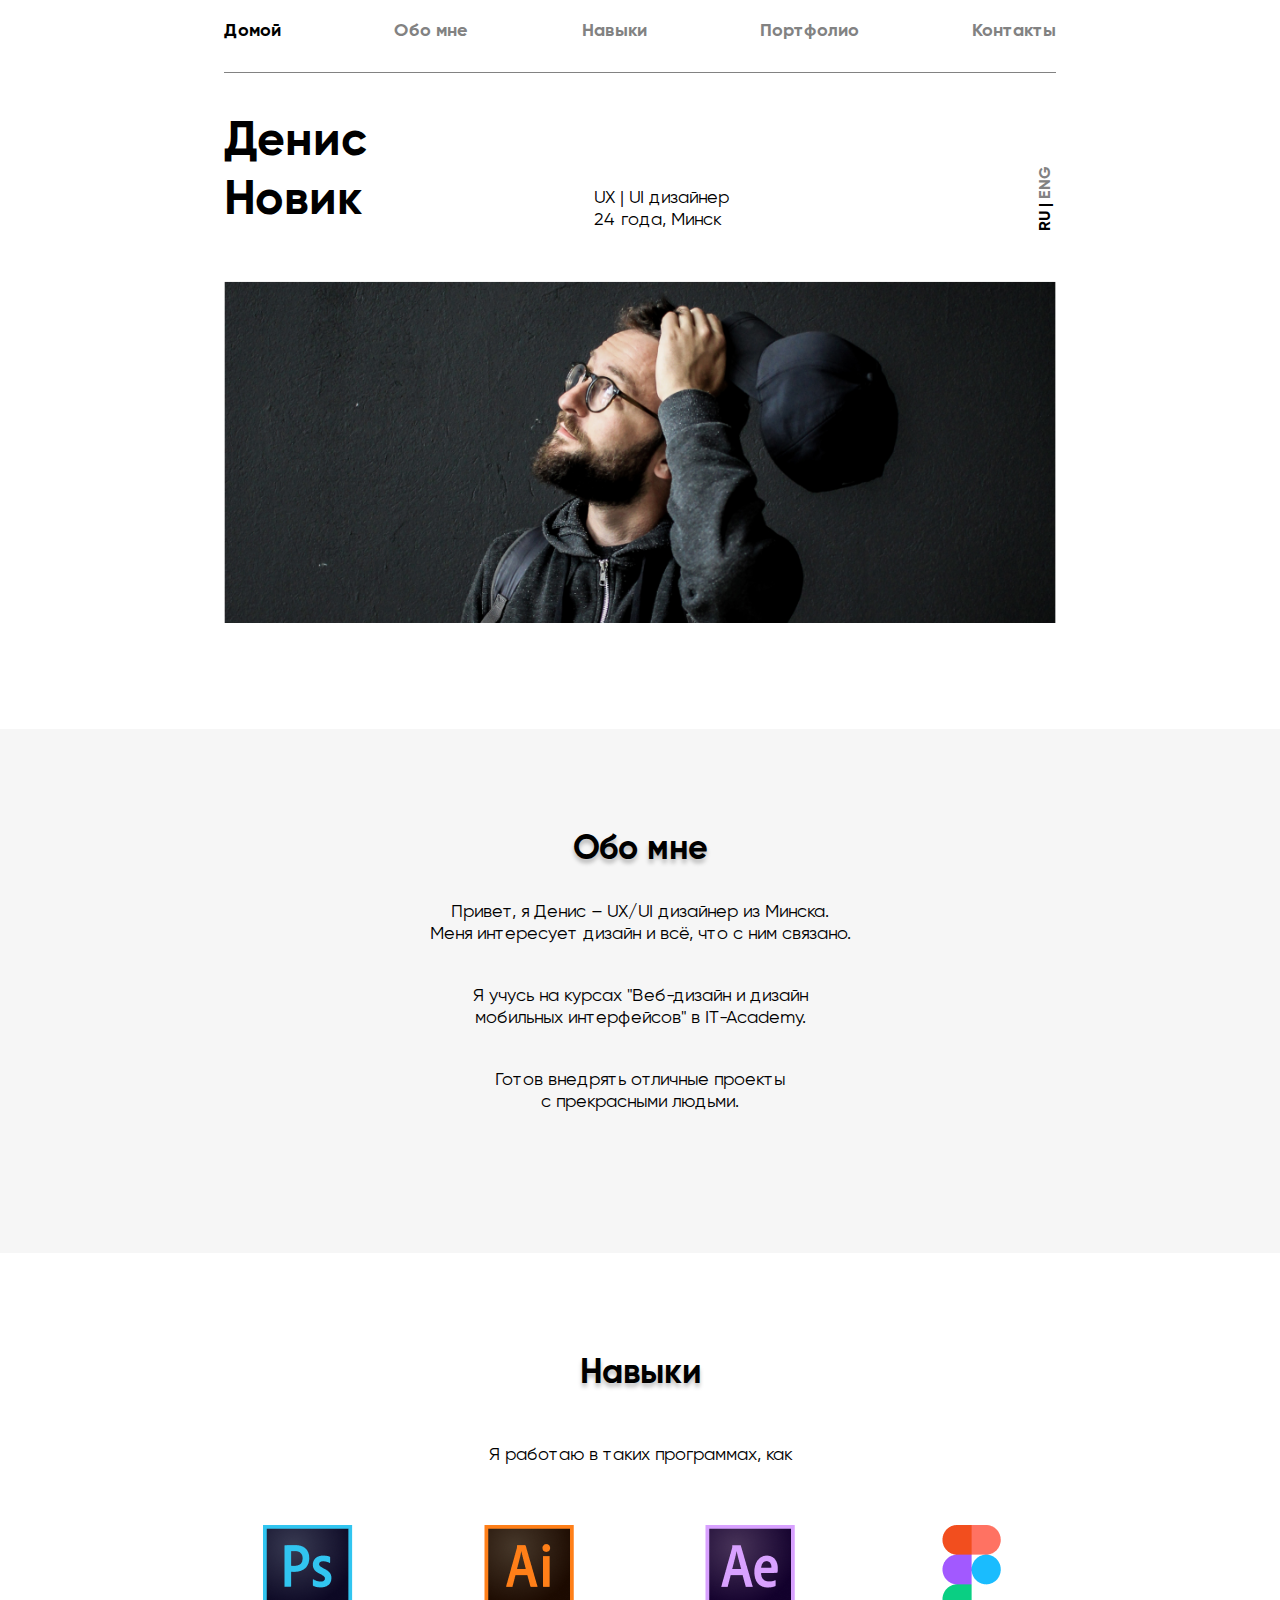
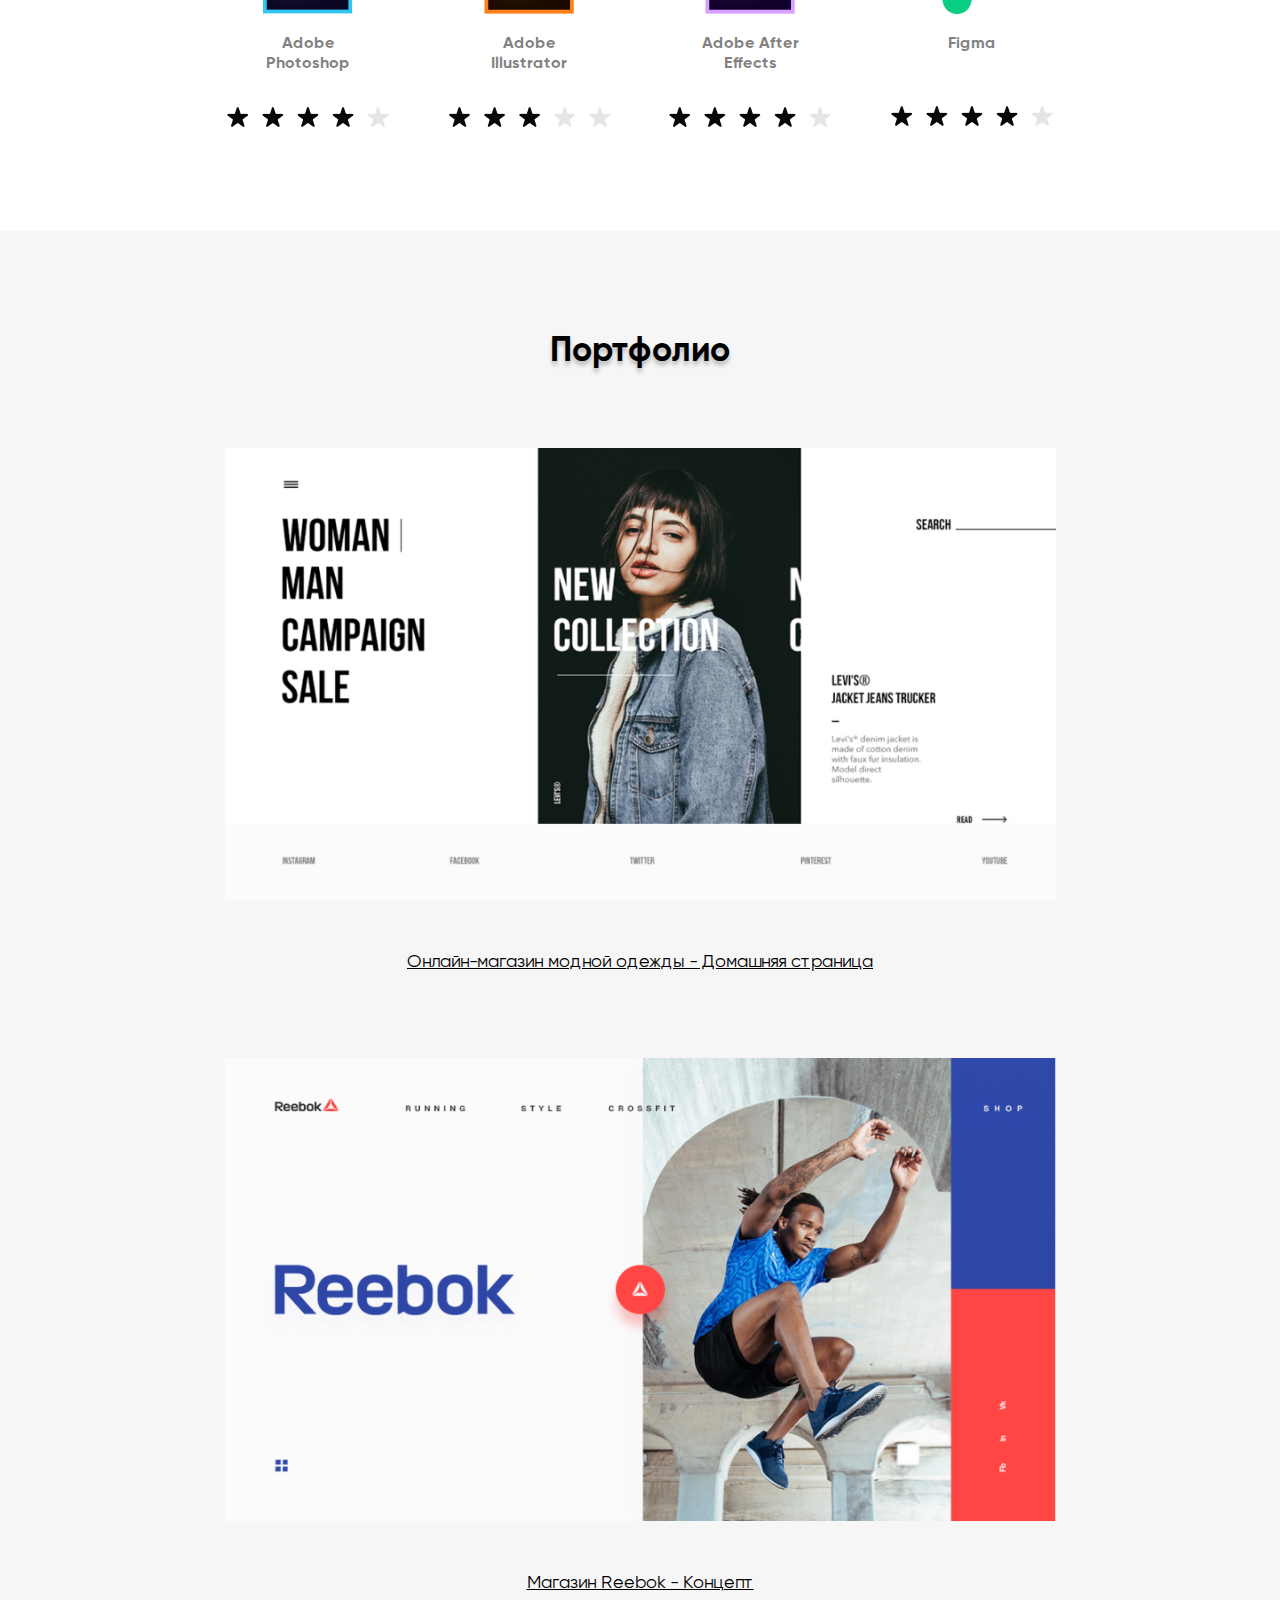
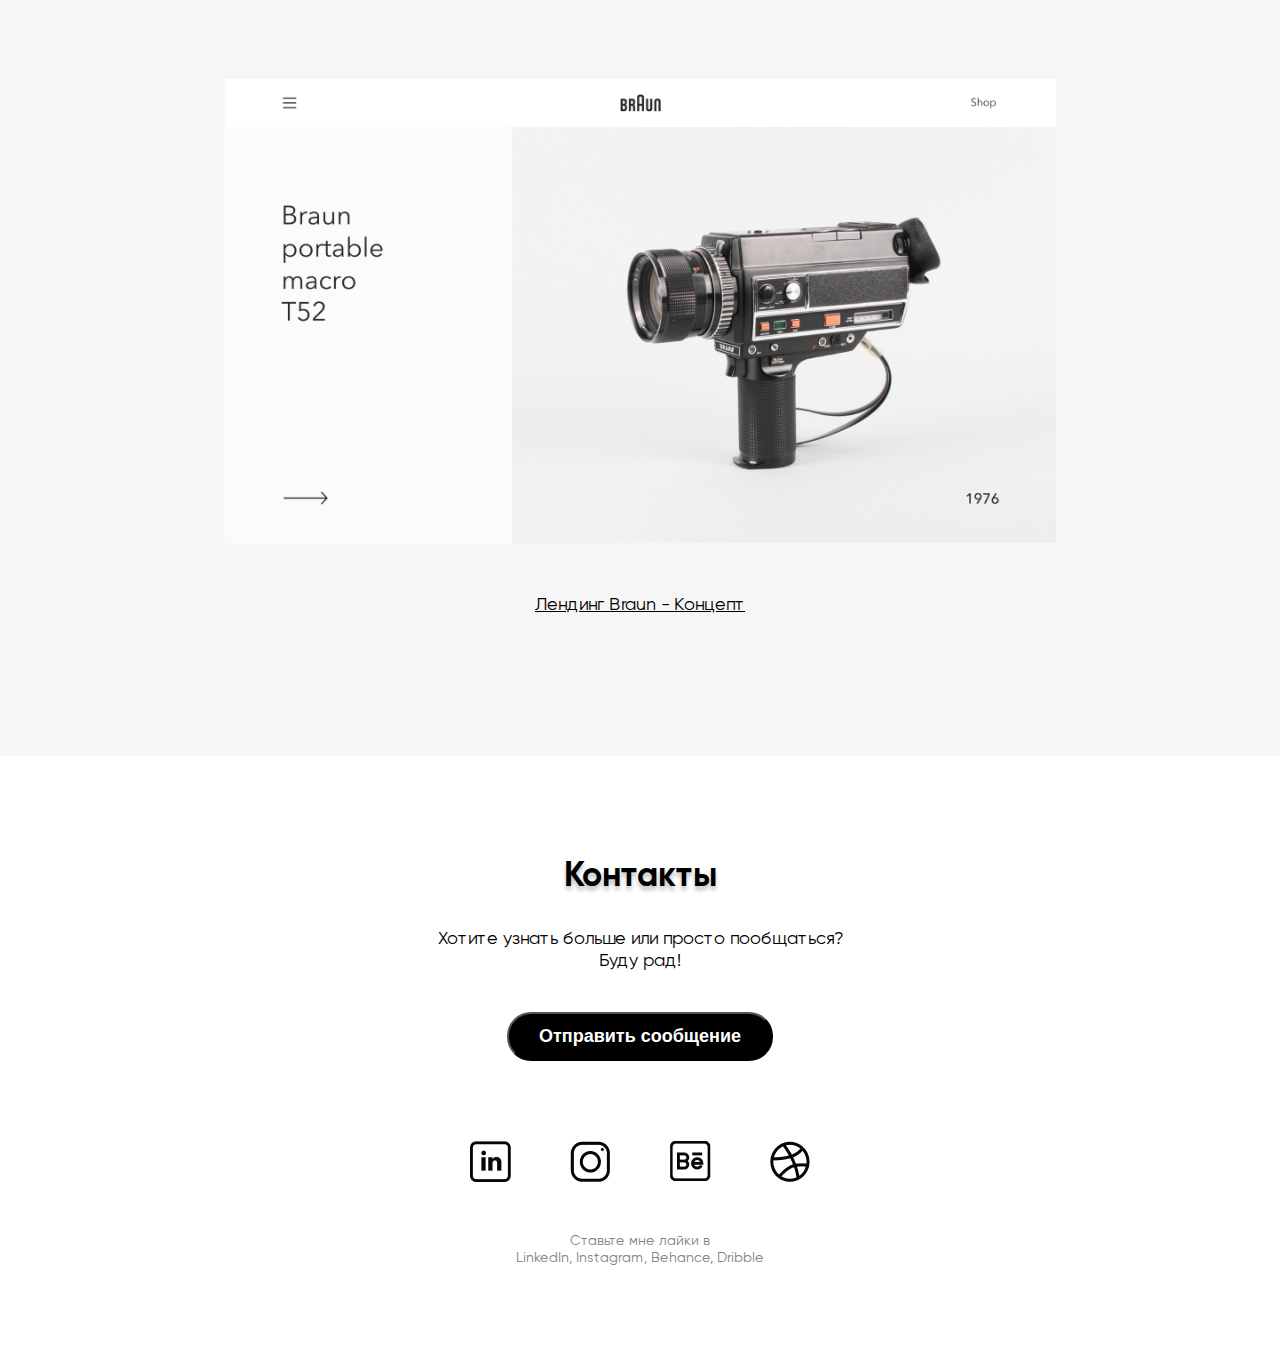
<file: novik/index.rus.html>
<!DOCTYPE html>
    <html lang="ru">
    <head>
        <meta charset="UTF-8">
        <meta http-equiv="X-UA-Compatible" content="IE=edge">
        <meta name="viewport" content="width=device-width, initial-scale=1.0">
        <link rel="stylesheet" href="fonts/Gilroy-stylesheet.css">
        <link rel="stylesheet" href="style.css">
        <title>Денис Новик</title>
    </head>
    <body>
        <header id="home" class="section">
            <div class="center">
                <nav class="menu">
                    <ul class="menu__list">
                        <li><a href="#home" class="menu__item menu__item_active">Домой</a></li>
                        <li><a href="#about" class="menu__item">Обо мне</a></li>
                        <li><a href="#skills" class="menu__item">Навыки</a></li>
                        <li><a href="#portfolio" class="menu__item">Портфолио</a></li>
                        <li><a href="#contacts" class="menu__item">Контакты</a></li>
                    </ul>
                </nav>
                <div class="header">
                    <h1 class="header__name">Денис<br>Новик</h1>
                    <p class="header__job">UX | UI дизайнер<br>24 года, Минск</p>
                    <p class="header__lang"><span class="header__lang-link header__lang-link_active">RU |</span><a href="index.html" class="header__lang-link"> ENG</a></p>    
                </div>
                <img src="img/main_img.png" alt="Главная картинка" class="header__img">
            </div>
        </header>
        <main>
            <section id="about" class="section section_dark">
                <div class="center non-header">
                    <h2 class="center__title">Обо мне</h2>
                    <p class="center__paragraph">
                        Привет, я Денис – UX/UI дизайнер из Минска. <br>
                        Меня интересует дизайн и всё, что с ним связано.
                    </p>
                    <p class="center__paragraph">
                        Я учусь на курсах "Веб-дизайн и дизайн<br>
                        мобильных интерфейсов" в IT-Academy.
                    </p>
                    <p class="center__paragraph">
                        Готов внедрять отличные проекты <br>
                        с прекрасными людьми.
                    </p>
                </div>
            </section>
            <section id="skills" class="section">
                <div class="center non-header">
                    <h2 class="center__title">Навыки</h2>
                    <br>
                    <p class="center__paragraph">Я работаю в таких программах, как</p>
                    <br>
                    <div class="skillset">
                        <div class="skill">
                            <img src="img/PS.png" alt="Ps" class="skill__tool">
                            <p class="skill__name">Adobe Photoshop</p>
                            <img src="img/4stars.png" alt="4 stars" class="skill__rating">
                        </div>
                        <div class="skill">
                            <img src="img/AI.png" alt="Ai" class="skill__tool">
                            <p class="skill__name">Adobe Illustrator</p>                        
                            <img src="img/3stars.png" alt="3 stars" class="skill__rating">
                        </div>
                        <div class="skill">
                            <img src="img/AE.png" alt="Ae" class="skill__tool">
                            <p class="skill__name">Adobe After Effects</p>                        
                            <img src="img/4stars.png" alt="4 stars" class="skill__rating">
                        </div>
                        <div class="skill">
                            <img src="img/Figma.png" alt="Figma" class="skill__tool">
                            <p class="skill__name">Figma</p><br>
                            <img src="img/4stars.png" alt="4 stars" class="skill__rating">
                        </div>    
                    </div>    
                </div>
            </section>
            <section id="portfolio" class="section section_dark">
                <div class="center non-header">
                    <h2 class="center__title">Портфолио</h2>
                    <div class="portfolio">
                        <img src="img/fashion.png" alt="Online fashion store" class="portfolio__img">
                        <p class="center__paragraph"><a href="" class="portfolio__link">Онлайн-магазин модной одежды - Домашняя страница</a></p>
                        <img src="img/reebok_web.png" alt="Reebok Store" class="portfolio__img">
                        <p class="center__paragraph"><a href="" class="portfolio__link">Магазин Reebok - Концепт</a></p>
                        <img src="img/braun.png" alt="Braun landing page" class="portfolio__img">
                        <p class="center__paragraph"><a href="" class="portfolio__link">Лендинг Braun - Концепт</a></p>
                    </div>
                </div>
            </section>    
        </main>
        <footer id="contacts" class="section footer">
            <div class="center non-header">
                <h2 class="center__title">Контакты</h2>
                <p class="center__paragraph">
                    Хотите узнать больше или просто пообщаться?<br>
                    Буду рад!
                </p>
                <button class="footer__button">Отправить сообщение</button>
                <div class="media">
                    <a href="https://www.linkedin.com/" target="_blank"><img src="img/linkedin.png" alt="linkedin" class="media__icon"></a>
                    <a href="https://www.instagram.com/" target="_blank"><img src="img/instagram.png" alt="instagram" class="media__icon"></a>
                    <a href="https://www.behance.net/" target="_blank"><img src="img/behance.png" alt="behance" class="media__icon"></a>
                    <a href="https://dribbble.com/" target="_blank"><img src="img/dribbble.png" alt="dribbble" class="media__icon"></a>
                </div>
                <div class="footer__note">
                    Ставьте мне лайки в <br>
                    LinkedIn, Instagram, Behance, Dribble
                </div>
            </div>
        </footer>
    </body>
</html>
</file>
<file: style.css>
@import url('https://fonts.googleapis.com/css2?family=Comfortaa:wght@400;700&display=swap');

/* === Общие стили === */
* {
    font-family: 'Comfortaa', cursive, sans-serif;
    /* margin: 0;
    padding: 0; */
}

.center {
    width: 80%;
    margin: 0 auto;
}

/* === Шапка === */
header .center {
    border-bottom: 1px solid gray;
}

.header__title {
    margin: 50px 0 20px;
}

.header__table {
    width: 100%;
}

.header__cell {
    line-height: 250%;
    padding-right: 30px;
}

.header__col1 {
    width: 100px;
}

/* === Работы === */

/* --- Таблица в целом --- */
.content {
    padding: 50px 0;
}

.content__table {
    width: 100%;
}

.content__cell {
    padding: 10px;
}

th {
    border-bottom: 1px dashed gray;
}

.content__cell + td, .content__cell + th {
    border-left: 1px dashed grey;
}

/* --- Первый столбец --- */
.content__col1 {
    text-align: center;
}

.content__col1 img {
    width: 400px;
    border: 1px solid grey;
}

.content__link {
    color: black;
    text-decoration: none;
}

.content__link:hover {
    text-decoration: underline;
}

/* --- Второй столбец --- */
.content__col2 li {
    margin-bottom: 10px;
}

/* --- Третий столбец */
.content__col3 {
    padding-left: 25px;
    padding-right: 25px;
}

.done {
    position: relative;
}

.done::after {
    content: '';
    position: absolute;
    background-image: url('img/done.jpg');
    background-size: cover;
    width: 160px;
    height: 142px;
    display: none;
}

.done:hover::after {
    display: block;
}
</file>
<file: media.css>
@media (max-width: 1400px) {
    .center {
        width: 90%;
    }
}

@media (max-width: 1200px) {
    .content__col1 img {
        width: 300px;
    }
}

@media (max-width: 950px) {
    .center {
        width: 100%;
    }
    .content__col1 img {
        width: 200px;
    }
    .content__col2 ul {
        padding-inline-start: 20px;
    }
    .content__col3 {
        padding-left: 10px;
        padding-right: 10px;
    }
    .done::after {
        width: 80px;
        height: 71px;
    }
}

@media (max-width: 660px) {
    .content__col1 img {
        width: 120px;
    }
}
</file>
<file: alivio/style.css>
/* Шрифты */
@font-face {
    font-family: 'Lato';
    src: url(fonts/Lato-Regular.ttf);
}
* {
    margin: 0;
    padding: 0;
    box-sizing: border-box;
    font-family: 'Lato', sans-serif;
}

/* Многие шрифты уменьшены, т.к. браузер отображает страницу как
при ширине 1600, хотя реально экран 1920, как и макет.
В стилях такие обозначены комментариями "уменьшен от" */

/* === Общие блоки === */
.btn{
    background: #01996D;
    border: 1px solid #01996D;
    border-radius: 4px;
    font-weight: 400;
    font-size: 17px; /* уменьшен от 20px */
    line-height: 125%;
    text-align: center;
    color: #FFFFFF;
    cursor: pointer;
    transition: 0.3s;
    padding: 17px 42px; /* 20px 50px */
}
.btn:hover{
    background: #056b4e;
}
.center {
    width: 71%; /* (1920 - 275 * 2) / 1920 */
    margin: 0 auto;
}
.center-wide {
    width: 80%; /* (1920 - 275 * 2) / 1920 */
    margin: 0 auto;
}
.sect-subheader {
    font-weight: 600;
    font-size: 21px; /* уменьшен от 25px */
    line-height: 157%; 
    color: #424242;
}
.sect-header {
    font-family: 'Georgia';
    font-style: normal;
    font-weight: 700;
    font-size: 42px; /* уменьшен от 50px */
    line-height: 157%; 
    color: #01996D;
}
.sect-text {
    font-weight: 500;
    font-size: 17px; /* уменьшен от 20px */
    line-height: 150%; 
    color: #424242;
}
/* === Шапка === */
.header {
    background-color: #FFFFFF;
    border-bottom: 1px solid #D6D6D6;
}
.header-center {
    display: flex;
    justify-content: space-between;
    align-items: center;
    height: 75px;  /* уменьшен от 85px */
}
/* --- Меню навигации --- */
.menu__list {
    width: 29vw;
    list-style: none;
    display: flex;
    justify-content: space-between;
}
.menu__link {
    text-decoration: none;
    font-weight: 500;
    font-size: 17px; /* уменьшен от 20px */
    line-height: 120%;
    color: #292929;
    transition: 0.3s;
    font-family: 'Lato';
}
.menu__link:hover {
    color: #01996D;
}
/* --- Ссылка в заголовке --- */
.header__sign-in {
    text-decoration: none;
    font-weight: 400;
    font-size: 17px;  /* уменьшен от 20px */
    line-height: 120%;
    color: #000000;
    transition: 0.3s;
    margin-right: 30px;  /* уменьшен от 35px */
}
.header__sign-in:hover {
    color: #01996D;
}
.header__start-trial{
    padding: 11px 42px; /* 13px 50px */
}
/* === Секция 1. Be aware === */
.frontpage {
    background-image: url(img/BG.jpg);
    background-size: 100%;
    height: 46.2vw;
    padding-top: 175px;
}
.frontpage__title {
    font-family: 'Georgia';
    font-style: normal;
    font-weight: 700;
    font-size: 54px; /* уменьшен от 65px */
    line-height: 62px; /* уменьшен от 74px */
    color: #01996D;
}
.frontpage__text {
    /* наследует от sect-text, цвет переопределяем */
    color: #484848;
    width: 420px;
    margin-top: 30px;
}
.frontpage__button {
    margin-top: 53px;
}
/* === Секция 2. How it works === */
.section2 {
    padding-top: 169px;
    padding-bottom: 51px;
}
/* --- Верхняя часть страницы --- */
.section2__heading {
    display: flex;
    justify-content: space-between;
    align-items: center;
}
.section2__text {
    width: 35vw;
}
/* --- Нижняя часть страницы --- */
.section2__content {
    display: flex;
    justify-content: space-between;
}
.section2__columns {
    width: 27.6%;
}
.section2__num1 {
    margin-top: 52px;
}
.section2__num2 {
    margin-top: 339px;
}
.section2__num3 {
    margin-top: 106px;
}
.section2__num-header {
    position: relative;
}
.section2__numbers {
    font-family: 'Georgia';
    font-style: normal;
    font-weight: 400;
    font-size: 125px;  /* уменьшен от 150px */
    line-height: 150%;
    text-align: left;
    color: rgba(1, 153, 109, 0.2);
}
.section2__num-title {
    font-family: 'Georgia';
    font-style: normal;
    font-weight: 700;
    font-size: 1.5vw;
    line-height: 150%;
    text-align: left;
    color: #000000;
    position: absolute;
    bottom: 1.5em;
    left: 2.5em;
}
.section2__content div:last-child h3 {
    /* сдвигаем "Alivio!" у третьего шага */
    left: 4em;
}
.section2__img {
    padding-top: 60px;
    width: 100%;
}
/* === Секция 3. Kayla's story === */
.section3 {
    background-color: #245852;
    padding: 222px 0 184px;
}
.section3__center-wide {
    display: flex;
    justify-content: space-between;
    align-items: center;
}
.section3__header {
    font-family: 'Georgia';
    font-style: normal;
    font-weight: 700;
    font-size: 40px; /* уменьшен от 50px */
    line-height: 157%;
    color: #FFFFFF;
    margin-bottom: 33px;    
}
.section3__text {
    /* font-weight: 600; */
    font-size: 21px; /* уменьшен от 25px */
    line-height: 157%;
    color: #FFFFFF;
    margin-bottom: 48px; /* уменьшен от 57px */
}
.section3__right {
    display: block;
    margin: 0 auto;
    width: 59%;
    position: relative;
}
.section3__video-img {
    background: rgba(0, 0, 0, 0.2);
    border-radius: 16.3326px;
    width: 100%;
}
.section3__video-play {
    width: 9%;
    position: absolute;
    top: 50%;
    left: 50%;
    transform: translate(-50%, -50%);
    cursor: pointer;
}
/* === Секция 4. Our product === */
.section4__center {
    display: flex;
    justify-content: space-between;
    padding: 113px 0 168px;
}
/* --- Картинки --- */
.section4__images {
    width: 36.3vw; /* = 700px at 1920 */
    height: 33.6vw; /* = 648px at 1920 */
    position: relative;
    display: flex;
    flex-direction: column;
}
.section4__photo {
    width: 91.3%;
    align-self: flex-end; /* сдвиагаем вправо вверх */
}
.section4__card {
    width: 47.3%;
    border-radius: 4px;
    position: absolute; 
    left: 0; /* сдвигаем влево вниз */
    bottom: 0;
    filter: drop-shadow(0px 3.62249px 18.1125px rgba(165, 165, 165, 0.25));
}
/* --- Текст --- */
.section4__content {
    width: 42.6%;
}
.section4__text {
    margin: 20px 0 40px;
}
/* === Подвал === */
.footer {
    background-color: #245852;
    padding-top: 105px;
    padding-bottom: 144px;
}
.footer__logo {
    margin-bottom: 75px;
}
.footer p + p {
    margin-top: 60px;
}
.footer__link {
    /* font-weight: 600; */
    font-size: 21px; /* уменьшен от 25px */
    line-height: 120%;
    color: #FFFFFF;
    text-decoration: none;
    transition: .3s;
}
.footer__link:hover {
    color: #01996D;
}
</file>
<file: britlex/css/style.css>
@import url('https://fonts.googleapis.com/css2?family=Poppins:wght@400;500;600&display=swap');
/* === Документ в целом === */
* {
    box-sizing: border-box;
    font-family: 'Poppins', sans-serif;
    margin: 0;
    padding: 0;
}
html {
    scroll-behavior: smooth;
}
body {
    padding: 55px 130px;
}
a {
    text-decoration: none;
}
h1, h2, h3 p, div, a, img, span, section {
    margin: 0;
    padding: 0;
}
/* === Общие стили === */
.section__header {
    font-weight: 600;
    font-size: 48px;
    line-height: 80px;
    color: #000000;
    margin: 0;
}
.section__text {
    font-weight: 400;
    font-size: 20px;
    line-height: 30px;
    color: #8F95A5;
}
/* === Шапка === */
.header {
    display: flex;
    justify-content: space-between;
    align-items: center;
}
/* --- Логотип --- */
.header__logo {
    font-weight: 400;
    font-size: 36px;
    line-height: 54px;
}
.header__link {
    color: #000000;
}
.header__link_grey {
    color: #939393;
}
/* --- Меню --- */
.menu__list {
    display: flex;
    justify-content: space-between;
    align-items: center;
    list-style: none;
    width: 520px;
}
.menu__link {
    font-weight: 500;
    font-size: 20px;
    line-height: 30px;
    color: #263238;
    transition: .3s;
}
.menu__link:hover {
    color: #939393;
}
/* --- Кнопка --- */
.header__btn {
    padding: 17px 57px;
    border: 2px solid #263238;
    border-radius: 5px;
    background-color: white;
    font-style: normal;
    font-weight: 400;
    font-size: 24px;
    line-height: 36px;
    color: #000000;
    transition: .2s;
    cursor: pointer;
}
.header__btn:hover {
    color: #fff;
    background: #263238;
}
/* === Первая страница === */
.frontpage {
    margin-top: 101px;
    display: flex;
    justify-content: space-between;
    align-items: flex-end;
}
/* --- Левая часть --- */
.frontpage__h1 {
    font-weight: 600;
    font-size: 64px;
    line-height: 80px;
    color: #000000;
}
.frontpage__text {
    font-weight: 400;
    font-size: 24px;
    line-height: 36px;
    color: #8F95A5;
    margin-top: 40px;
    width: 550px;
}
.frontpage__header {
    position: relative;
}
.frontpage__bulb {
    position: absolute;
    left: 424px;
    top: 92px;
}
.frontpage__button {
    font-style: normal;
    font-weight: 400;
    font-size: 36px;
    line-height: 54px;
    color: #FFFFFF;
    padding: 32px 117px;
    background: #263238;
    border-radius: 15px;
    margin-top: 61px;
    transition: .2s;
    cursor: pointer;
}
.frontpage__button:hover {
    background-color: #000000;
}
/* --- Правая часть --- */
.frontpage__image {
    width: 45.3%;
}
/* === Секция 2. Skills */
.skills {
    margin-top: 137px;
}
.skills__header {
    text-align: center;
    margin-bottom: 92px;
}
.skills__subheader {
    font-weight: 600;
    font-size: 30px;
    line-height: 70px;
    color: #263238;
}
.skills__text {
    font-weight: 400;
    font-size: 16px;
    line-height: 24px;
    color: #8F95A5;
    margin-bottom: 1em;
}
.skills__button {
    margin-top: 25px;
    background: #263238;
    border-radius: 5px;
    font-weight: 500;
    font-size: 18px;
    line-height: 27px;
    color: #FFFFFF;
    padding: 15px 51px;
    transition: .2s;
    cursor: pointer;
}
.skills__button:hover {
    background-color: #000000;
}
/* --- Грид --- */
.skills__grid {
    display: grid;
    grid-template-columns: repeat(6, 1fr);
    grid-template-rows: repeat(5, 1fr);
    gap: 18px;
}
.skills__block {
    background: #F5F5F5;
    border-radius: 10px;
    padding: 43px;
    display: flex;
    align-items: flex-start;
}
.skills__grid > div:nth-of-type(1) {
    grid-column: 1 / 3;
    grid-row: 1 / 6;
    flex-direction: column;
}
.skills__grid > div:nth-of-type(2) {
    grid-column: 3 / 5;
    grid-row: 1 / 4;
    flex-direction: column;
}
.skills__grid > div:nth-of-type(3) {
    grid-column: 5 / 7;
    grid-row: 1 / 4;
    flex-direction: column;
}
.skills__grid > div:nth-of-type(4) {
    grid-column: 3 / 7;
    grid-row: 4 / 6;
    flex-direction: row-reverse;
}
/* --- Отдельная стилизация блоков --- */
.skills__grid > div:nth-of-type(1) h3 {
    line-height: 80px;
    margin-bottom: 5px;
}
.skills__grid > div:nth-of-type(2) > img {
    align-self: flex-end;
}
.skills__grid > div:nth-of-type(2) h3 {
    margin-top: 0;
}
.skills__grid > div:nth-of-type(3) {
    padding-top: 20px;
}
.skills__grid > div:nth-of-type(3) > img {
    margin-bottom: 30px;
}
.skills__grid > div:nth-of-type(4) > img {
    align-self: center;
}
/* === Секция 3. About us === */
.aboutUs {
    margin-top: 282px;
    display: flex;
    justify-content: space-between;
}
.aboutUs__left {
    width: 635px;
}
.aboutUs__text {
    margin-top: 23px;
}
.aboutUs__metrics {
    display: flex;
    justify-content: space-between;
    margin-top: 37px;
}
/* .aboutUs__metric {
    width: 33%;
} */
.aboutUs__numbers {
    font-weight: 600;
    font-size: 48px;
    line-height: 80px;
    color: #000000;
    margin: 0;
    text-align: center;
}
.aboutUs__metric-text {
    text-align: center;
}
/* === Секция 4. Pricing === */
.pricing {
    margin-top: 222px;
}
.pricing__header {
    text-align: center;
    margin-bottom: 71px;
}
.pricing__content {
    display: flex;
    justify-content: space-between;
}
.pricing__offering {
    width: 30.8%;
}
.pricing__image-block {
    height: 282px;
    display: flex;
    align-items: center;
    margin-bottom: 55px;
}
.pricing__link:hover {
    color: #263238;
    text-decoration: underline;
}
.pricing__subheader {
    font-weight: 600;
    font-size: 30px;
    line-height: 48px;
    color: #263238;
    margin-bottom: 20px;
}
.pricing__text {
    font-weight: 400;
    font-size: 20px;
    line-height: 30px;
    color: #8F95A5;
    height: 120px;
}
.pricing__price {
    width: 240px;
    height: 45px;
    background: #EEEEEE;
    border-radius: 5px;
    font-weight: 400;
    font-size: 30px;
    line-height: 45px;
    color: #263238;
    padding-left: 15px;
}
.pricing__price::after {
    content: " per month";
    vertical-align: super;
    font-weight: 400;
    font-size: 18px;
    line-height: 27px;
    color: #546269;
}

/* === Секция 5. Contact us === */
.contactUs {
    margin-top: 260px;
    margin-bottom: 133px;
    display: flex;
    justify-content: space-between;
}
.contactUs__image {
    max-width: 30vw;
}
.contactUs__right {
    margin-left: 111px;
}
.contactUs__text {
    margin-top: 37px;
    margin-bottom: 50px;
}
.contactUs__inputs {
    display: flex;
}
.contactUs__email {
    padding: 26px 33px 30px;
    /* width: 450px; */
    height: 80px;
    border: 1px solid #8F95A5;
    border-radius: 10px;
    flex-grow: 1;;
}
.contactUs__subscribe {
    font-style: normal;
    font-weight: 500;
    font-size: 20px;
    line-height: 30px;
    color: #FFFFFF;
    padding: 0 81px;
    background: #263238;
    border-radius: 10px;
    height: 80px;
    margin-left: 12px;
    transition: .2s;
    cursor: pointer;
}
.contactUs__subscribe:hover {
    background-color: #000000;
}
/* === Подвал === */
/* стили лого см. в стилях шапки */
.footer {
    display: flex;
    justify-content: space-between;
    align-items: flex-end;
    border-top: 1px solid #C4C4C4;
    padding-top: 31px;
}
.footer__link, .footer__span {
    font-weight: 400;
    font-size: 24px;
    line-height: 36px;
    color: #8F95A5;
}
.footer__link:hover {
    text-decoration: underline;
}
</file>
<file: novik/fonts/Gilroy-stylesheet.css>
@font-face {
    font-family: 'Gilroy';
    src: url('Gilroy-Regular.eot');
    src: local('Gilroy Regular'), local('Gilroy-Regular'),
        url('Gilroy-Regular.eot?#iefix') format('embedded-opentype'),
        url('Gilroy-Regular.woff2') format('woff2'),
        url('Gilroy-Regular.woff') format('woff'),
        url('Gilroy-Regular.ttf') format('truetype');
    font-weight: normal;
    font-style: normal;
}

@font-face {
    font-family: 'Gilroy';
    src: url('Gilroy-ExtraboldItalic.eot');
    src: local('Gilroy Extrabold Italic'), local('Gilroy-ExtraboldItalic'),
        url('Gilroy-ExtraboldItalic.eot?#iefix') format('embedded-opentype'),
        url('Gilroy-ExtraboldItalic.woff2') format('woff2'),
        url('Gilroy-ExtraboldItalic.woff') format('woff'),
        url('Gilroy-ExtraboldItalic.ttf') format('truetype');
    font-weight: 800;
    font-style: italic;
}

@font-face {
    font-family: 'Gilroy';
    src: url('Gilroy-Bold.eot');
    src: local('Gilroy Bold'), local('Gilroy-Bold'),
        url('Gilroy-Bold.eot?#iefix') format('embedded-opentype'),
        url('Gilroy-Bold.woff2') format('woff2'),
        url('Gilroy-Bold.woff') format('woff'),
        url('Gilroy-Bold.ttf') format('truetype');
    font-weight: bold;
    font-style: normal;
}

@font-face {
    font-family: 'Gilroy';
    src: url('Gilroy-Black.eot');
    src: local('Gilroy Black'), local('Gilroy-Black'),
        url('Gilroy-Black.eot?#iefix') format('embedded-opentype'),
        url('Gilroy-Black.woff2') format('woff2'),
        url('Gilroy-Black.woff') format('woff'),
        url('Gilroy-Black.ttf') format('truetype');
    font-weight: 900;
    font-style: normal;
}

@font-face {
    font-family: 'Gilroy';
    src: url('Gilroy-Light.eot');
    src: local('Gilroy Light'), local('Gilroy-Light'),
        url('Gilroy-Light.eot?#iefix') format('embedded-opentype'),
        url('Gilroy-Light.woff2') format('woff2'),
        url('Gilroy-Light.woff') format('woff'),
        url('Gilroy-Light.ttf') format('truetype');
    font-weight: 300;
    font-style: normal;
}

@font-face {
    font-family: 'Gilroy';
    src: url('Gilroy-Semibold.eot');
    src: local('Gilroy Semibold'), local('Gilroy-Semibold'),
        url('Gilroy-Semibold.eot?#iefix') format('embedded-opentype'),
        url('Gilroy-Semibold.woff2') format('woff2'),
        url('Gilroy-Semibold.woff') format('woff'),
        url('Gilroy-Semibold.ttf') format('truetype');
    font-weight: 600;
    font-style: normal;
}

@font-face {
    font-family: 'Gilroy';
    src: url('Gilroy-Medium.eot');
    src: local('Gilroy Medium'), local('Gilroy-Medium'),
        url('Gilroy-Medium.eot?#iefix') format('embedded-opentype'),
        url('Gilroy-Medium.woff2') format('woff2'),
        url('Gilroy-Medium.woff') format('woff'),
        url('Gilroy-Medium.ttf') format('truetype');
    font-weight: 500;
    font-style: normal;
}

@font-face {
    font-family: 'Gilroy';
    src: url('Gilroy-MediumItalic.eot');
    src: local('Gilroy Medium Italic'), local('Gilroy-MediumItalic'),
        url('Gilroy-MediumItalic.eot?#iefix') format('embedded-opentype'),
        url('Gilroy-MediumItalic.woff2') format('woff2'),
        url('Gilroy-MediumItalic.woff') format('woff'),
        url('Gilroy-MediumItalic.ttf') format('truetype');
    font-weight: 500;
    font-style: italic;
}

@font-face {
    font-family: 'Gilroy';
    src: url('Gilroy-BlackItalic.eot');
    src: local('Gilroy Black Italic'), local('Gilroy-BlackItalic'),
        url('Gilroy-BlackItalic.eot?#iefix') format('embedded-opentype'),
        url('Gilroy-BlackItalic.woff2') format('woff2'),
        url('Gilroy-BlackItalic.woff') format('woff'),
        url('Gilroy-BlackItalic.ttf') format('truetype');
    font-weight: 900;
    font-style: italic;
}

@font-face {
    font-family: 'Gilroy';
    src: url('Gilroy-UltraLight.eot');
    src: local('Gilroy UltraLight'), local('Gilroy-UltraLight'),
        url('Gilroy-UltraLight.eot?#iefix') format('embedded-opentype'),
        url('Gilroy-UltraLight.woff2') format('woff2'),
        url('Gilroy-UltraLight.woff') format('woff'),
        url('Gilroy-UltraLight.ttf') format('truetype');
    font-weight: 200;
    font-style: normal;
}

@font-face {
    font-family: 'Gilroy';
    src: url('Gilroy-RegularItalic.eot');
    src: local('Gilroy Regular Italic'), local('Gilroy-RegularItalic'),
        url('Gilroy-RegularItalic.eot?#iefix') format('embedded-opentype'),
        url('Gilroy-RegularItalic.woff2') format('woff2'),
        url('Gilroy-RegularItalic.woff') format('woff'),
        url('Gilroy-RegularItalic.ttf') format('truetype');
    font-weight: normal;
    font-style: italic;
}

@font-face {
    font-family: 'Gilroy';
    src: url('Gilroy-SemiboldItalic.eot');
    src: local('Gilroy Semibold Italic'), local('Gilroy-SemiboldItalic'),
        url('Gilroy-SemiboldItalic.eot?#iefix') format('embedded-opentype'),
        url('Gilroy-SemiboldItalic.woff2') format('woff2'),
        url('Gilroy-SemiboldItalic.woff') format('woff'),
        url('Gilroy-SemiboldItalic.ttf') format('truetype');
    font-weight: 600;
    font-style: italic;
}

@font-face {
    font-family: 'Gilroy';
    src: url('Gilroy-HeavyItalic.eot');
    src: local('Gilroy Heavy Italic'), local('Gilroy-HeavyItalic'),
        url('Gilroy-HeavyItalic.eot?#iefix') format('embedded-opentype'),
        url('Gilroy-HeavyItalic.woff2') format('woff2'),
        url('Gilroy-HeavyItalic.woff') format('woff'),
        url('Gilroy-HeavyItalic.ttf') format('truetype');
    font-weight: 900;
    font-style: italic;
}

@font-face {
    font-family: 'Gilroy';
    src: url('Gilroy-Extrabold.eot');
    src: local('Gilroy Extrabold'), local('Gilroy-Extrabold'),
        url('Gilroy-Extrabold.eot?#iefix') format('embedded-opentype'),
        url('Gilroy-Extrabold.woff2') format('woff2'),
        url('Gilroy-Extrabold.woff') format('woff'),
        url('Gilroy-Extrabold.ttf') format('truetype');
    font-weight: 800;
    font-style: normal;
}

@font-face {
    font-family: 'Gilroy';
    src: url('Gilroy-BoldItalic.eot');
    src: local('Gilroy Bold Italic'), local('Gilroy-BoldItalic'),
        url('Gilroy-BoldItalic.eot?#iefix') format('embedded-opentype'),
        url('Gilroy-BoldItalic.woff2') format('woff2'),
        url('Gilroy-BoldItalic.woff') format('woff'),
        url('Gilroy-BoldItalic.ttf') format('truetype');
    font-weight: bold;
    font-style: italic;
}

@font-face {
    font-family: 'Gilroy';
    src: url('Gilroy-UltraLightItalic.eot');
    src: local('Gilroy UltraLight Italic'), local('Gilroy-UltraLightItalic'),
        url('Gilroy-UltraLightItalic.eot?#iefix') format('embedded-opentype'),
        url('Gilroy-UltraLightItalic.woff2') format('woff2'),
        url('Gilroy-UltraLightItalic.woff') format('woff'),
        url('Gilroy-UltraLightItalic.ttf') format('truetype');
    font-weight: 200;
    font-style: italic;
}

@font-face {
    font-family: 'Gilroy';
    src: url('Gilroy-LightItalic.eot');
    src: local('Gilroy Light Italic'), local('Gilroy-LightItalic'),
        url('Gilroy-LightItalic.eot?#iefix') format('embedded-opentype'),
        url('Gilroy-LightItalic.woff2') format('woff2'),
        url('Gilroy-LightItalic.woff') format('woff'),
        url('Gilroy-LightItalic.ttf') format('truetype');
    font-weight: 300;
    font-style: italic;
}

@font-face {
    font-family: 'Gilroy';
    src: url('Gilroy-Heavy.eot');
    src: local('Gilroy Heavy'), local('Gilroy-Heavy'),
        url('Gilroy-Heavy.eot?#iefix') format('embedded-opentype'),
        url('Gilroy-Heavy.woff2') format('woff2'),
        url('Gilroy-Heavy.woff') format('woff'),
        url('Gilroy-Heavy.ttf') format('truetype');
    font-weight: 900;
    font-style: normal;
}

@font-face {
    font-family: 'Gilroy';
    src: url('Gilroy-Thin.eot');
    src: local('Gilroy Thin'), local('Gilroy-Thin'),
        url('Gilroy-Thin.eot?#iefix') format('embedded-opentype'),
        url('Gilroy-Thin.woff2') format('woff2'),
        url('Gilroy-Thin.woff') format('woff'),
        url('Gilroy-Thin.ttf') format('truetype');
    font-weight: 100;
    font-style: normal;
}

@font-face {
    font-family: 'Gilroy';
    src: url('Gilroy-ThinItalic.eot');
    src: local('Gilroy Thin Italic'), local('Gilroy-ThinItalic'),
        url('Gilroy-ThinItalic.eot?#iefix') format('embedded-opentype'),
        url('Gilroy-ThinItalic.woff2') format('woff2'),
        url('Gilroy-ThinItalic.woff') format('woff'),
        url('Gilroy-ThinItalic.ttf') format('truetype');
    font-weight: 100;
    font-style: italic;
}
</file>
<file: novik/style.css>
/* === Страница в целом === */
* {
    margin: 0;
    padding: 0;
}

html {
    scroll-behavior: smooth;
}

body {
    font-family: "Gilroy", sans-serif;
}

/* --- Подсветка секций --- */
.section_dark {
    background: #F6F6F6;
}

/* --- Общие элементы центральных блоков --- */
.center {
    width: 65%;
    margin: 0 auto;
    padding-bottom: 100px;
}

.non-header {
    padding-top: 100px;
    text-align: center;
}

.center__title {
    font-size: 34px;
    line-height: 42px;
    margin-bottom: 30px;
    text-shadow: 0px 4px 4px rgba(0, 0, 0, 0.25);
}

.center__paragraph {
    font-size: 18px;
    margin-bottom: 40px;
}

/* === Меню === */
.menu {
    border-bottom: 1px solid #828282;
}

.menu__list {
    list-style: none; 
    display: flex;
    justify-content: space-between;
    padding: 20px 0 30px;
}

.menu__item {
    text-decoration: none;
    color: #828282;
    font-size: 18px;
    font-weight: bold;
}

.menu__item:hover {
    color: black;
}

.menu__item_active {
    color: black;
}

/* === Заглавная страница === */
.header {
    display: flex;
    justify-content: space-between;
    align-items: flex-end;
    padding: 40px 0 50px;
}

.header__name {
    font-weight: bold;
    font-size: 48px;
}

.header__job {
    font-size: 18px;
}

.header__lang {
    width: 100px;
    transform-origin: bottom left;
    transform: rotate(-90deg) translateY(100px);
}

.header__lang-link {
    text-decoration: none;
    color: #828282;
    font-weight: bold;
}

.header__lang-link:hover {
    color: black;
}

.header__lang-link_active {
    color: black;
}

.header__img {
    width: 100%;
}

/* === Навыки === */
.skillset {
    display: flex;
    justify-content: space-between;
}

.skill {
    display: flex;
    flex-direction: column;
    align-items: center;
}

.skill__name {
    color: #828282;
    font-weight: bold;
    width: 120px;
    text-align: center;
    margin: 20px 0 30px;
}

/* === Портфолио === */
.portfolio__img {
    padding-top: 45px;
    padding-bottom: 45px;
    width: 100%;
}

.portfolio__link {
    color: black;
}

/* === Подвал === */
.footer__button {
    color: white;
    background-color: black;
    font-size: 18px;
    font-weight: bold;
    padding: 12px 30px;
    border-radius: 24px;
    margin-bottom: 80px;
    cursor: pointer;
}

.footer__button:hover {
    color: black;
    background-color: white;
}

.footer__button:active {
    color: white;
    background-color: black;
}

.media {
    width: 340px;
    display: flex;
    justify-content: space-between;
    margin: 0 auto 45px;
}

.footer__note {
    font-size: 14px;
    color: #828282;
}
</file>
